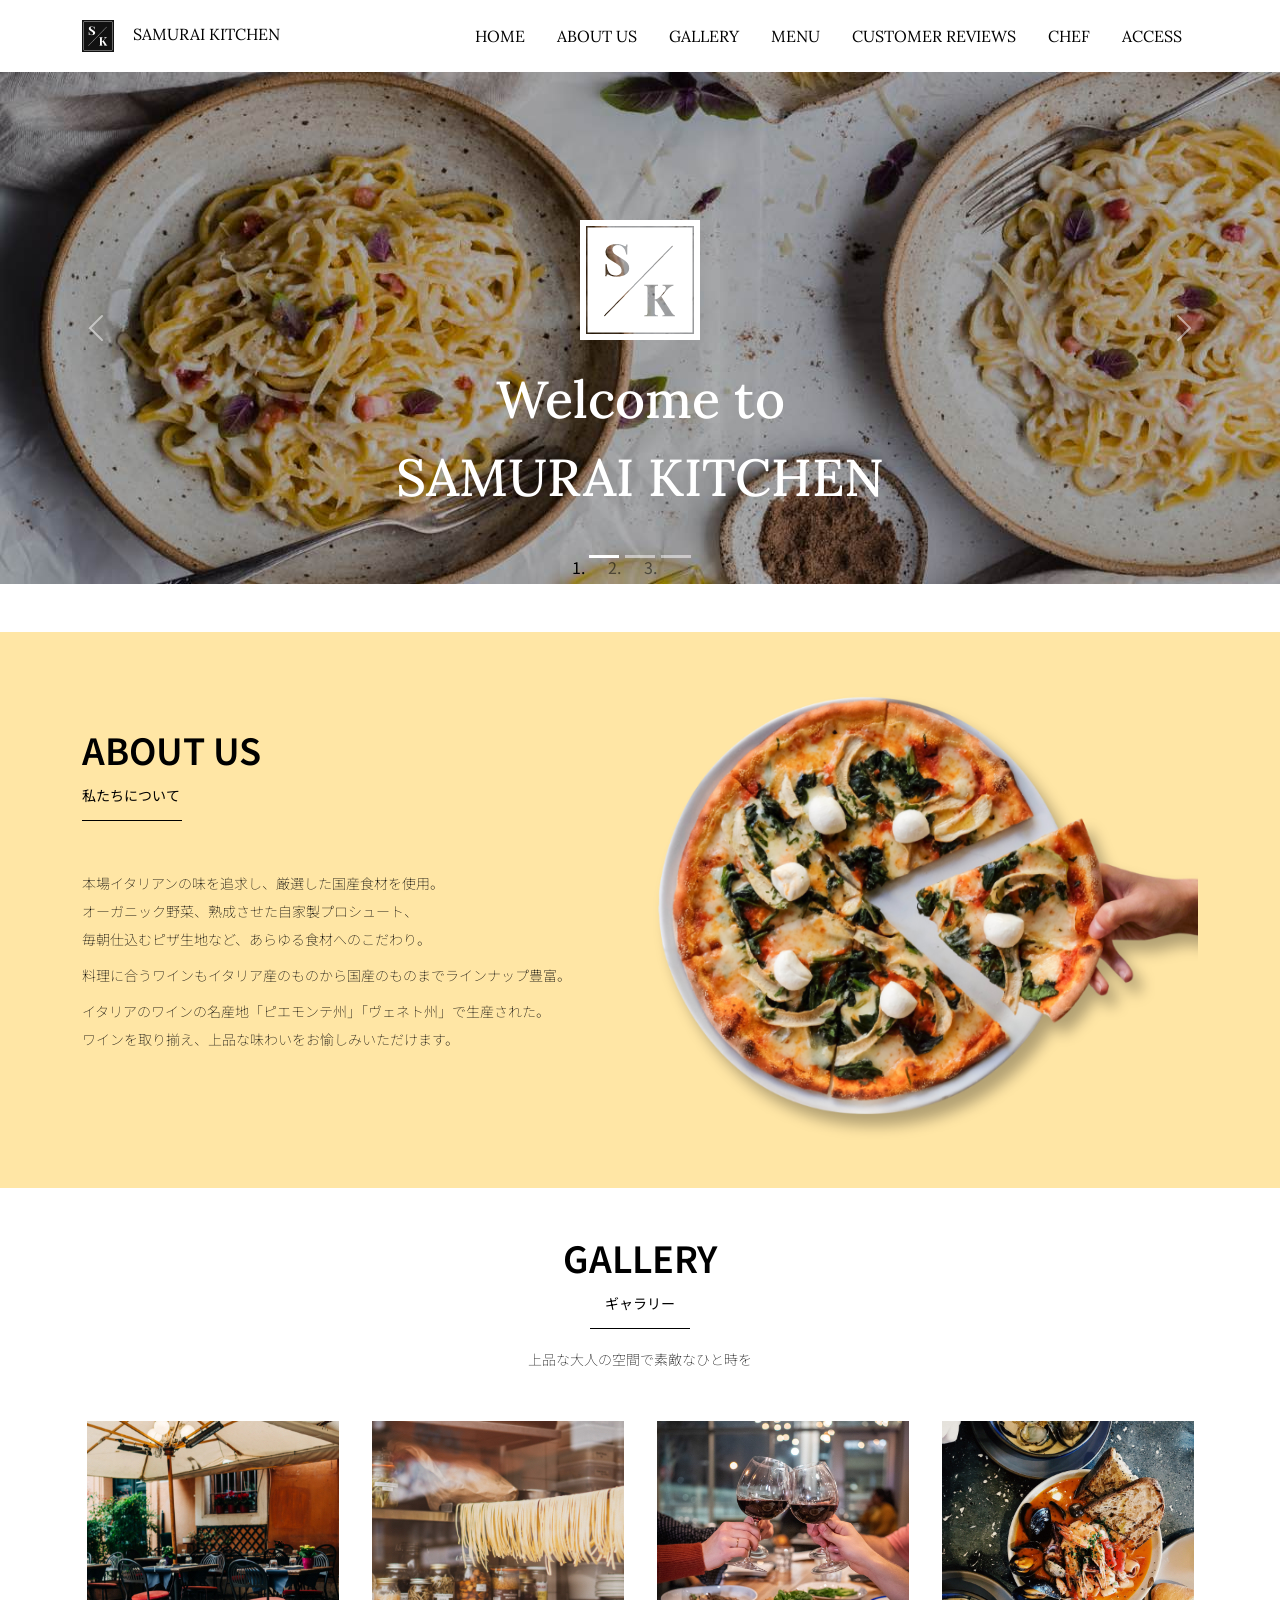
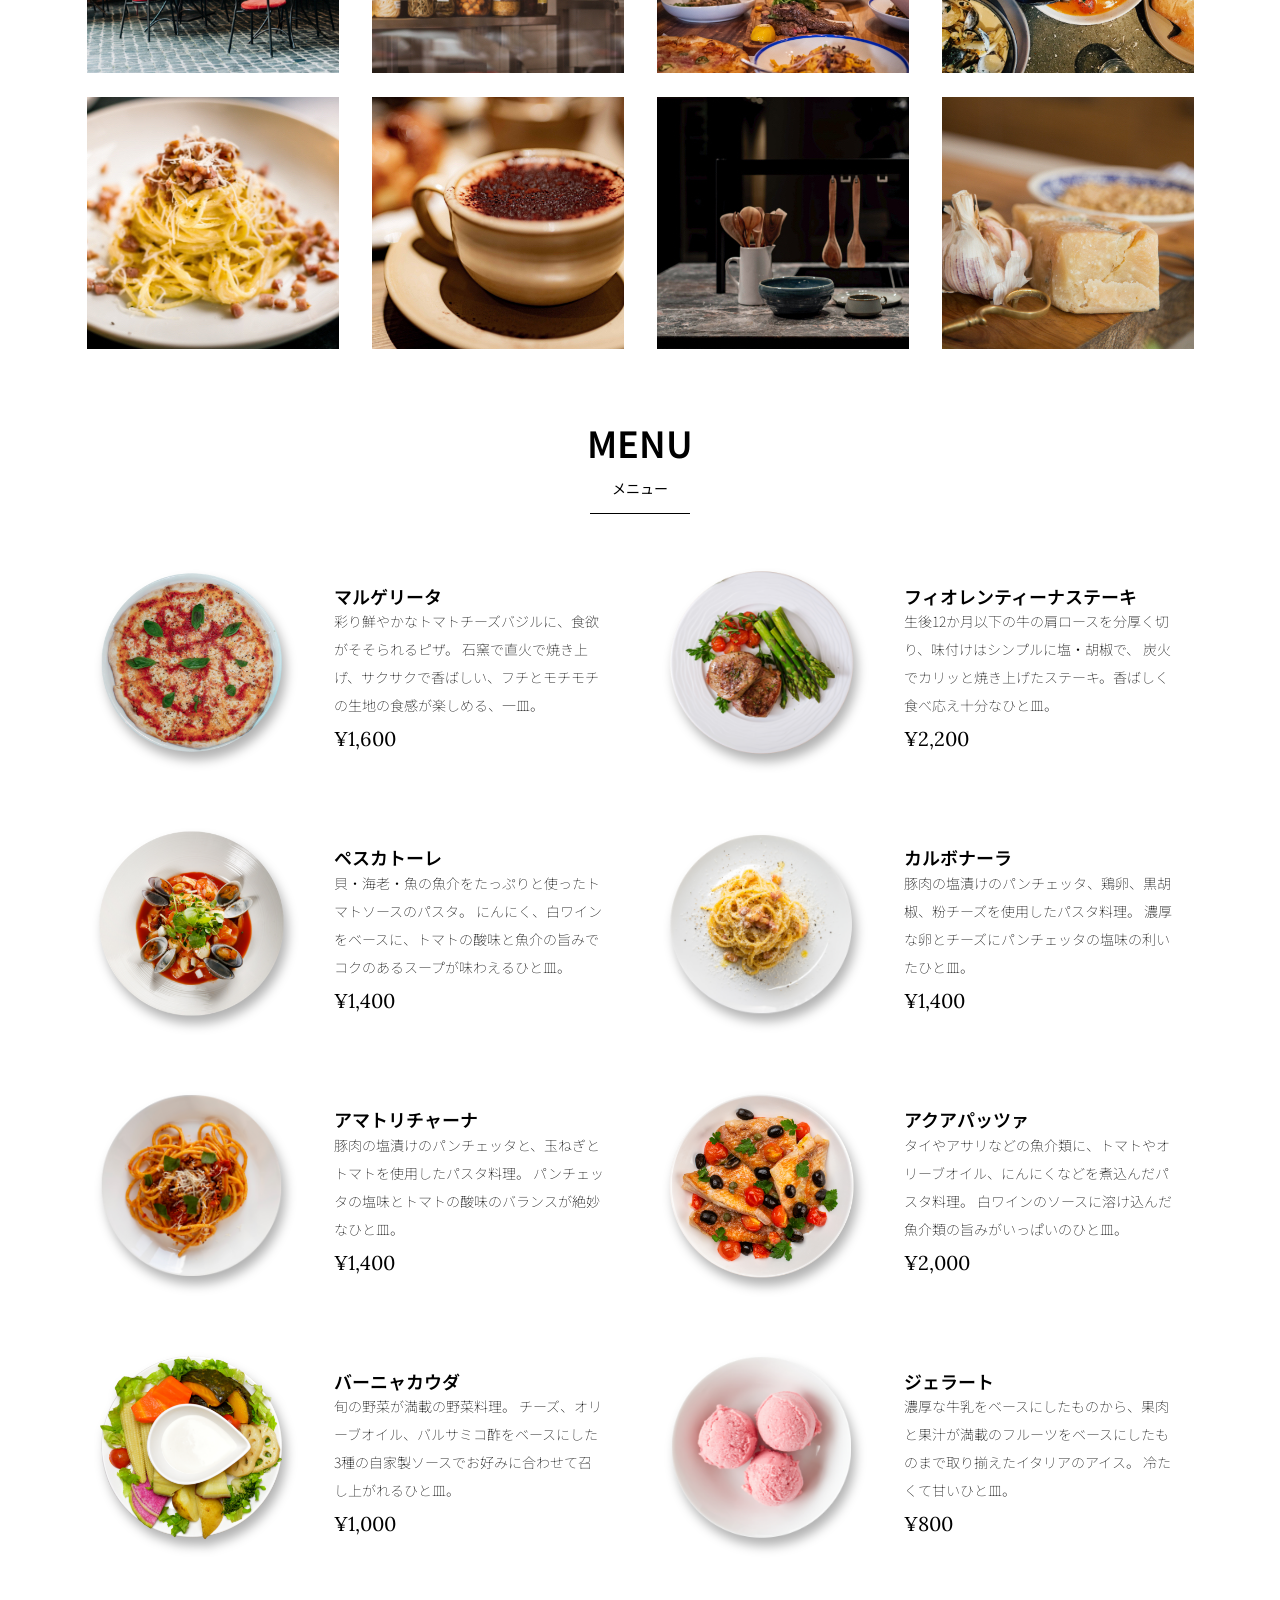
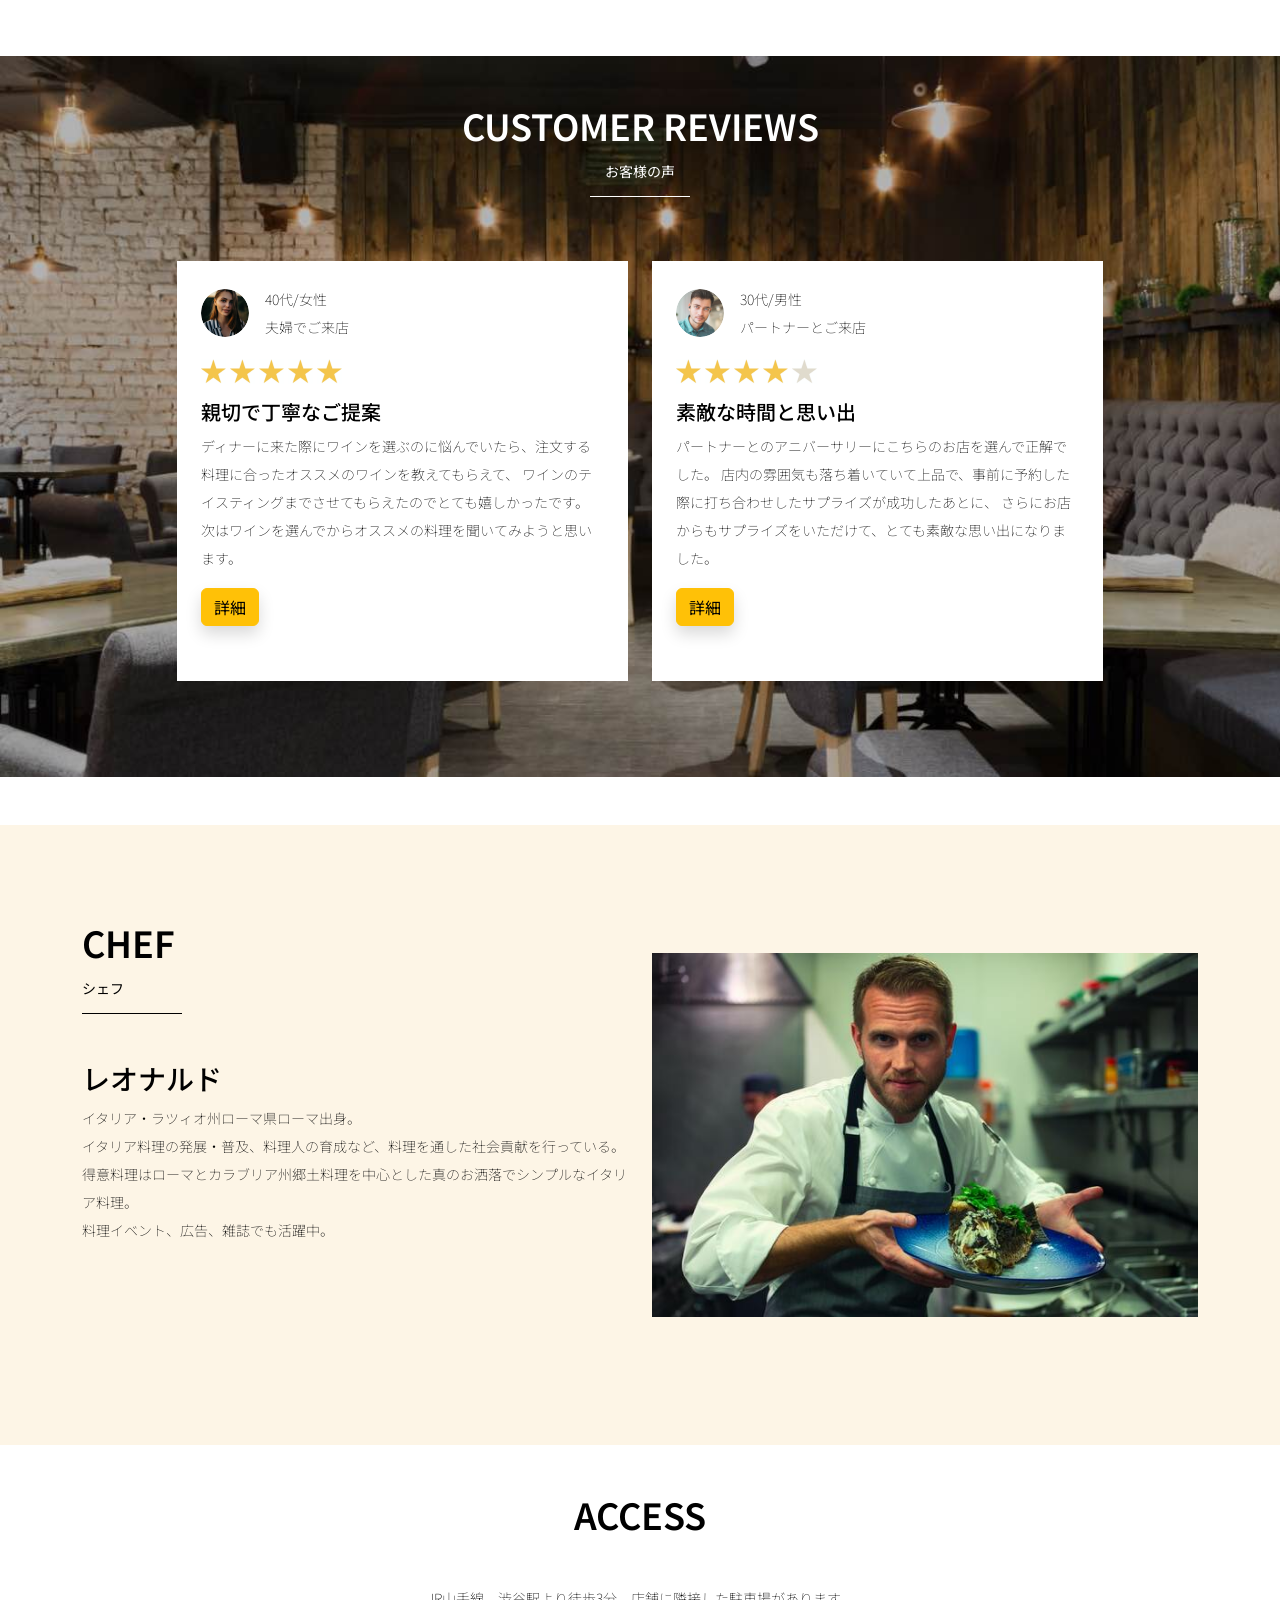
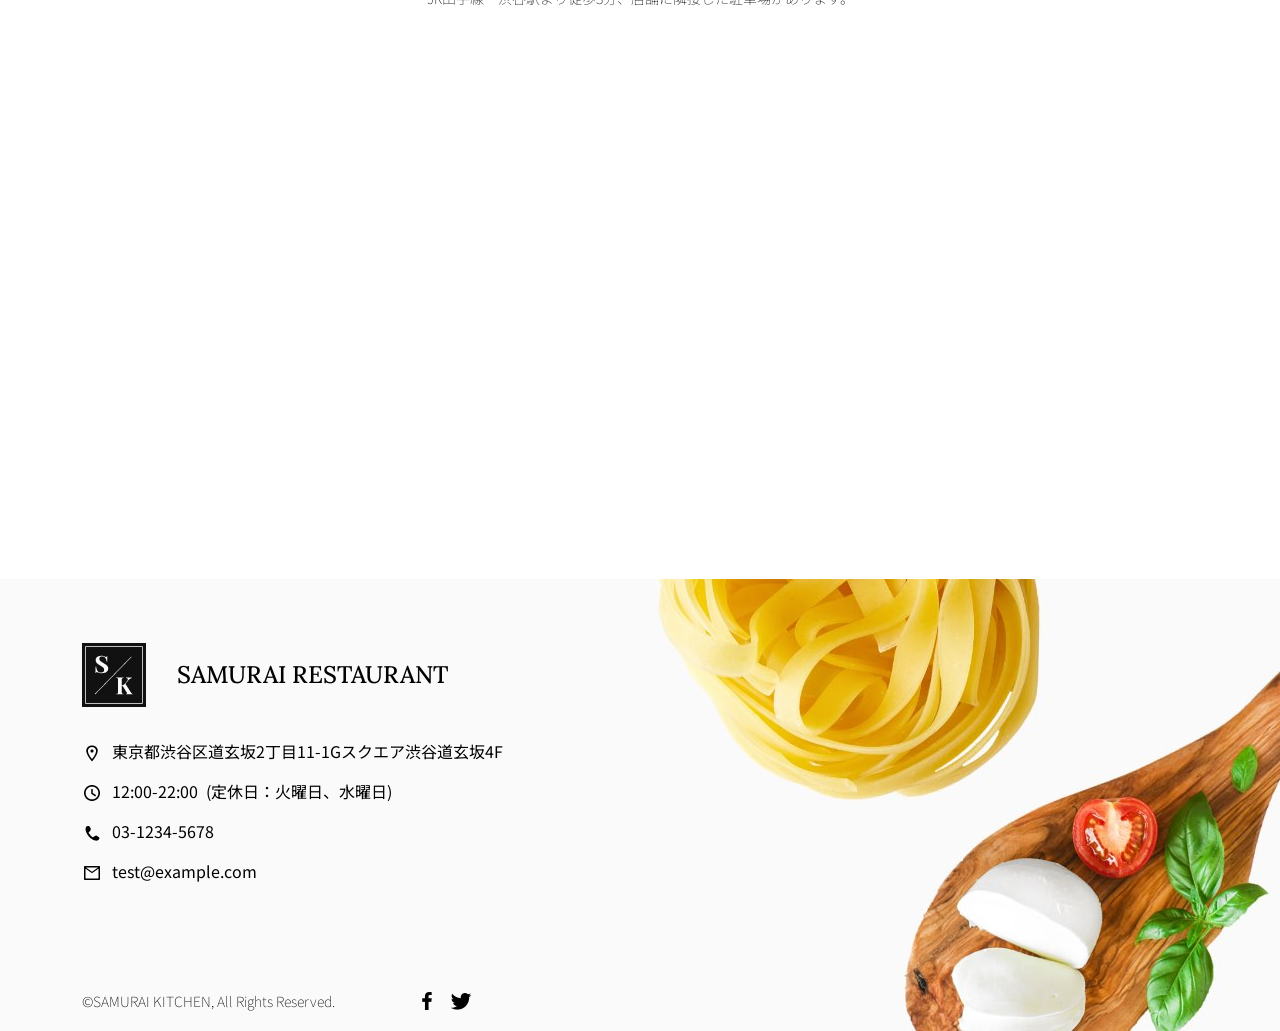
<file: kadai_015/index.html>
<!doctype html>
<html lang="ja">

<head>
  <meta charset="utf-8">
  <!--マルチデバイス対応-->
  <meta name="viewport" content="width=device-width, initial-scale=1">
  <meta name="description" content="">
  <meta name="author" content="SAMURAI ENGINEER">
  <title>SAMURAI XD_HTML教材</title>
  <!-- ************************************************ bootstrap.min.cssの読み込み -->
  <link href="https://cdn.jsdelivr.net/npm/bootstrap@5.0.0-beta1/dist/css/bootstrap.min.css" rel="stylesheet"
    integrity="sha384-giJF6kkoqNQ00vy+HMDP7azOuL0xtbfIcaT9wjKHr8RbDVddVHyTfAAsrekwKmP1" crossorigin="anonymous">
  <!-- ************************************************ bootstrap.bundle.min.jsの読み込み -->
  <script src="https://cdn.jsdelivr.net/npm/bootstrap@5.0.0-beta1/dist/js/bootstrap.bundle.min.js"
    integrity="sha384-ygbV9kiqUc6oa4msXn9868pTtWMgiQaeYH7/t7LECLbyPA2x65Kgf80OJFdroafW" crossorigin="anonymous" defer>
  </script>

  <!-- ************************************************ Google Font読み込み -->
  <link rel="preconnect" href="https://fonts.gstatic.com">
  <link href="https://fonts.googleapis.com/css2?family=Lora&display=swap" rel="stylesheet">
  <link href="https://fonts.googleapis.com/css2?family=Noto+Sans+JP:wght@300&display=swap" rel="stylesheet">
  <!-- ************************************************今回作成する styles.cssの読み込み -->
  <link href="stylesheet/style.css" rel="stylesheet">
  <!-- ************************************************  -->
</head>

<body>
  <main>
    <!-- ************************************************ ナビゲーションバー開始 -->
    <nav class="navbar navbar-expand-lg">
      <div class="container">
        <a class="navbar-brand my_navbar_brand">
          <img class="img-fluid navbar_brand_logo" src="img/site_logo.png" alt="サイトアイコン">
          <span>SAMURAI KITCHEN</span>
        </a>
        <div class="navbar-toggler hamburger_menu" data-bs-toggle="collapse" data-bs-target="#navbarNav"
          aria-controls="navbarNav" aria-expanded="false" aria-label="Toggle navigation">
          <input type="checkbox" id="hamburger_btn_check">
          <label for="hamburger_btn_check" class="hamburger_btn">
            <img class="btn_open" src="img/button_open.png" alt="ナビゲーションバーのボタン">
            <img class="btn_close" src="img/button_close.png" alt="ナビゲーションバーのボタン">
          </label>
        </div>
        <div class="collapse navbar-collapse justify-content-end" id="navbarNav">
          <ul class="navbar-nav">
            <li class="nav-item px-2">
              <a class="nav-link my_nav_link my-2" aria-current="page" href="#">HOME</a>
            </li>

            <li class="nav-item px-2">
              <a class="nav-link my_nav_link my-2" href="#about">ABOUT US</a>
            </li>

            <li class="nav-item px-2">
              <a class="nav-link my_nav_link my-2" href="#gallery">GALLERY</a>
            </li>    
          
            <li class="nav-item px-2">
              <a class="nav-link my_nav_link my-2" href="#menu">MENU</a>
            </li>
          
            <li class="nav-item px-2">
              <a class="nav-link my_nav_link my-2" href="#review">CUSTOMER REVIEWS</a>
            </li>

            <li class="nav-item px-2">
              <a class="nav-link my_nav_link my-2" href="#chef">CHEF</a>
            </li>

            <li class="nav-item px-2">
              <a class="nav-link my_nav_link my-2" href="#access">ACCESS</a>
            </li>

          </ul>
        </div>
      </div>
    </nav>
    <!-- ************************************************ ナビゲーションバー終了 -->

    <!-- ************************************************ カルーセル開始 -->
    <div id="myCarousel" class="carousel slide mb-5" data-bs-ride="carousel">

      <!--インジケーター部分-->
      <ol class="carousel-indicators">
        <li data-bs-target="#myCarousel" data-bs-slide-to="0" class="active"></li>
        <li data-bs-target="#myCarousel" data-bs-slide-to="1"></li>
        <li data-bs-target="#myCarousel" data-bs-slide-to="2"></li>
      </ol>

      <!--carousel-inner:カルーセルのキャプションと背景画像の部分。現在は1枚目だけ表示-->
      <div class="carousel-inner">
        <div class="carousel-item active">
          <img src="img/slider-1.jpg" alt="SAMURAI KITCHEN-1">
          <div class="carousel-caption">
            <!--独自クラスで位置とフォントを変更-->
            <h1 class="my_carousel_caption">
              Welcome to<br>
              SAMURAI KITCHEN
            </h1>
          </div>
        </div>

        <div class="carousel-item">
          <img src="img/slider-2.jpg" alt="サンプル画像">
          <div class="carousel-caption">
            <h1 class="my_carousel_caption">
              The fabulous combination of&nbsp;wine&nbsp;and&nbsp;food
            </h1>
          </div>
        </div>

        <div class="carousel-item">
          <img src="img/slider-3.jpg" alt="サンプル画像">
          <div class="carousel-caption">
            <h1 class="my_carousel_caption">
              Get the Italian taste<br>
              at the SAMURAI&nbsp;KITCHEN
            </h1>
          </div>
        </div>
      </div>

      <!--コントロールボタン左側-->
      <a class="carousel-control-prev" href="#myCarousel" role="button" data-bs-slide="prev">
        <span class="carousel-control-prev-icon" aria-hidden="true"></span>
        <span class="visually-hidden">Previous</span>
      </a>

      <!--コントロールボタン右側-->
      <a class="carousel-control-next" href="#myCarousel" role="button" data-bs-slide="next">
        <span class="carousel-control-next-icon" aria-hidden="true"></span>
        <span class="visually-hidden">Next</span>
      </a>
    </div>
    <!-- ************************************************ カルーセル終了 -->

    <!-- ************************************************ アバウトセクション開始 -->
    <section class="about_us_bg" id="about">
      <!--コンテンツの中央揃え。上下方向にパディング(サイズ5)　下方向にマージン(サイズ5)-->
      <div class="container py-5 mb-5">
        <div class="row">

          <!--左側カラム(6/12)-->
          <div class="col-lg-6 text-left">
            <!--上下方向にパディング(サイズ5)-->
            <div class="py-5">

              <!--下方向にマージン(サイズ5)-->
              <h2 class="section_title about mb-5">
                ABOUT US
              </h2>

              <!--下方向にマージン(サイズ2)-->
              <p class="mb-2">
                本場イタリアンの味を追求し、厳選した国産食材を使用。<br>
                オーガニック野菜、熟成させた自家製プロシュート、<br>
                毎朝仕込むピザ生地など、あらゆる食材へのこだわり。<br>
              </p>

              <!--下方向にマージン(サイズ2)-->
              <p class="mb-2">
                料理に合うワインもイタリア産のものから国産のものまでラインナップ豊富。<br>
              </p>

              <!--下方向にマージン(サイズ2)-->
              <p class="mb-2">
                イタリアのワインの名産地「ピエモンテ州」「ヴェネト州」で生産された。<br>
                ワインを取り揃え、上品な味わいをお愉しみいただけます。<br>
              </p>
            </div>
          </div>

          <!--右側カラム(6/12)-->
          <div class="col-lg-6">
            <img src="img/img-about-us.png" class="img-fluid" alt="pizza">
          </div>
        </div>
      </div>
    </section>
    <!-- ************************************************ アバウトセクション終了 -->

    <!-- ************************************************ ギャラリーセクション開始 -->
    <section id="gallery">
      <div class="container mb-5">
        <h2 class="mb-3 section_title gallery text-center">GALLERY</h2>
        <p class="text-center mb-5">
          上品な大人の空間で素敵なひと時を
        </p>

        <div class="row">
          <div class="col-6 col-lg-3 mb-4 d-flex justify-content-center">
            <img class="img-fluid" src="img/gallery-1.jpg" alt="サンプル画像">
          </div>
          <div class="col-6 col-lg-3 mb-4 d-flex justify-content-center">
            <img class="img-fluid" src="img/gallery-2.jpg" alt="サンプル画像">
          </div>
          <div class="col-6 col-lg-3 mb-4 d-flex justify-content-center">
            <img class="img-fluid" src="img/gallery-3.jpg" alt="サンプル画像">
          </div>
          <div class="col-6 col-lg-3 mb-4 d-flex justify-content-center">
            <img class="img-fluid" src="img/gallery-4.jpg" alt="サンプル画像">
          </div>
          <div class="col-6 col-lg-3 mb-4 d-flex justify-content-center">
            <img class="img-fluid" src="img/gallery-5.jpg" alt="サンプル画像">
          </div>
          <div class="col-6 col-lg-3 mb-4 d-flex justify-content-center">
            <img class="img-fluid" src="img/gallery-6.jpg" alt="サンプル画像">
          </div>
          <div class="col-6 col-lg-3 mb-4 d-flex justify-content-center">
            <img class="img-fluid" src="img/gallery-7.jpg" alt="サンプル画像">
          </div>
          <div class="col-6 col-lg-3 mb-4 d-flex justify-content-center">
            <img class="img-fluid" src="img/gallery-8.jpg" alt="サンプル画像">
          </div>
        </div>
      </div>

    </section>
    <!-- ************************************************ ギャラリーセクション終了 -->

    <!-- ************************************************ メニューセクション -->
    <section id="menu">
      <!--タイトル文字部分のコンテナ-->
      <div class="container">
        <div class="row">
          <div class="col-lg-12">
            <!--タイトル文字-->
            <h2 class="section_title menu text-center mb-5">MENU</h2>
          </div>
        </div>
      </div>

      <!--メニュー部分のコンテナ-->
      <div class="container mb-5">
        <div class="row">

          <!--1段目-->
          <!--左側メニュー-->
          <div class="col-12 col-lg-6">

            <!--子要素を5:7で分割-->
            <div class="row g-0 mb-4">
              <div class="col-12 col-lg-5 text-center">

                <!--左側メニュー画像部分-->
                <img src="img/margherita.png" class="img-fluid" alt="マルゲリータ">
              </div>
              <!--右側テキスト部分-->
              <div class="col-12 col-lg-7 p-4">
                <h4 class="mb-0 menu_title">マルゲリータ</h4>
                <p class="my-auto">
                  彩り鮮やかなトマトチーズバジルに、食欲がそそられるピザ。
                  石窯で直火で焼き上げ、サクサクで香ばしい、フチとモチモチの生地の食感が楽しめる、一皿。
                </p>
                <p class="menu_price">¥1,600</p>
              </div>
            </div>
          </div>

          <div class="col-12 col-lg-6">
            <div class="row g-0 mb-4">
              <div class="col-12 col-lg-5 text-center">
                <img src="img/steak.png" class="img-fluid" alt="フィオレンティーナステーキ">
              </div>
              <div class="col-12 col-lg-7 p-4">
                <h4 class="mb-0 menu_title">フィオレンティーナステーキ</h4>
                <p class="my-auto">
                  生後12か月以下の牛の肩ロースを分厚く切り、味付けはシンプルに塩・胡椒で、
                  炭火でカリッと焼き上げたステーキ。香ばしく食べ応え十分なひと皿。
                </p>
                <p class="menu_price">¥2,200</p>
              </div>
            </div>
          </div>

          <!--2段目-->
          <!--左側メニュー-->
          <div class="col-12 col-lg-6">

            <!--子要素を5:7で分割-->
            <div class="row g-0 mb-4">
              <div class="col-12 col-lg-5 text-center">

                <!--左側メニュー画像部分-->
                <img src="img/pescatore.png" class="img-fluid" alt="ペスカトーレ">
              </div>
              <!--右側テキスト部分-->
              <div class="col-12 col-lg-7 p-4">
                <h4 class="mb-0 menu_title">ペスカトーレ</h4>
                <p class="my-auto">
                  貝・海老・魚の魚介をたっぷりと使ったトマトソースのパスタ。
                  にんにく、白ワインをベースに、トマトの酸味と魚介の旨みでコクのあるスープが味わえるひと皿。
                </p>
                <p class="menu_price">¥1,400</p>
              </div>
            </div>
          </div>

          <div class="col-12 col-lg-6">
            <div class="row g-0 mb-4">
              <div class="col-12 col-lg-5 text-center">
                <img src="img/carbonara.png" class="img-fluid" alt="カルボナーラ">
              </div>
              <div class="col-12 col-lg-7 p-4">
                <h4 class="mb-0 menu_title">カルボナーラ</h4>
                <p class="my-auto">
                  豚肉の塩漬けのパンチェッタ、鶏卵、黒胡椒、粉チーズを使用したパスタ料理。
                  濃厚な卵とチーズにパンチェッタの塩味の利いたひと皿。
                </p>
                <p class="menu_price">¥1,400</p>
              </div>
            </div>
          </div>

          <!--3段目-->
          <!--左側メニュー-->
          <div class="col-12 col-lg-6">

            <!--子要素を5:7で分割-->
            <div class="row g-0 mb-4">
              <div class="col-12 col-lg-5 text-center">

                <!--左側メニュー画像部分-->
                <img src="img/amatriciana.png" class="img-fluid" alt="アマトリチャーナ">
              </div>
              <!--右側テキスト部分-->
              <div class="col-12 col-lg-7 p-4">
                <h4 class="mb-0 menu_title">アマトリチャーナ</h4>
                <p class="my-auto">
                  豚肉の塩漬けのパンチェッタと、玉ねぎとトマトを使用したパスタ料理。
                  パンチェッタの塩味とトマトの酸味のバランスが絶妙なひと皿。
                </p>
                <p class="menu_price">¥1,400</p>
              </div>
            </div>
          </div>

          <div class="col-12 col-lg-6">
            <div class="row g-0 mb-4">
              <div class="col-12 col-lg-5 text-center">
                <img src="img/acqua-pazza.png" class="img-fluid" alt="アクアパッツァ">
              </div>
              <div class="col-12 col-lg-7 p-4">
                <h4 class="mb-0 menu_title">アクアパッツァ</h4>
                <p class="my-auto">
                  タイやアサリなどの魚介類に、トマトやオリーブオイル、にんにくなどを煮込んだパスタ料理。
                  白ワインのソースに溶け込んだ魚介類の旨みがいっぱいのひと皿。
                </p>
                <p class="menu_price">¥2,000</p>
              </div>
            </div>
          </div>

          <!--4段目-->
          <!--左側メニュー-->
          <div class="col-12 col-lg-6">

            <!--子要素を5:7で分割-->
            <div class="row g-0 mb-4">
              <div class="col-12 col-lg-5 text-center">

                <!--左側メニュー画像部分-->
                <img src="img/bagna-cauda.png" class="img-fluid" alt="バーニャカウダ">
              </div>
              <!--右側テキスト部分-->
              <div class="col-12 col-lg-7 p-4">
                <h4 class="mb-0 menu_title">バーニャカウダ</h4>
                <p class="my-auto">
                  旬の野菜が満載の野菜料理。
                  チーズ、オリーブオイル、バルサミコ酢をベースにした3種の自家製ソースでお好みに合わせて召し上がれるひと皿。
                </p>
                <p class="menu_price">¥1,000</p>
              </div>
            </div>
          </div>

          <div class="col-12 col-lg-6">
            <div class="row g-0 mb-4">
              <div class="col-12 col-lg-5 text-center">
                <img src="img/gelato.png" class="img-fluid" alt="ジェラート">
              </div>
              <div class="col-12 col-lg-7 p-4">
                <h4 class="mb-0 menu_title">ジェラート</h4>
                <p class="my-auto">
                  濃厚な牛乳をベースにしたものから、果肉と果汁が満載のフルーツをベースにしたものまで取り揃えたイタリアのアイス。
                  冷たくて甘いひと皿。
                </p>
                <p class="menu_price">¥800</p>
              </div>
            </div>
          </div>
        </div>
      </div>

    </section>
    <!-- ************************************************ メニューセクション終了 -->

    <!-- ************************************************ レビューセクション開始 -->
    <section id="review">
      <div class="review_wrapper">
        <div class="container py-5 mb-5">
          <!--中央揃えでタイトルを表示-->
          <div class="text-center mb-5">
            <h2 class="section_title review text-center text-white">CUSTOMER REVIEWS</h2>
          </div>

          <!--row部分　左右のカラムを中央揃え-->
          <div class="row pb-5 justify-content-center">
            <div class="col-12 col-lg-5 mt-3">
              <!--背景を白色に設定-->
              <div class="bg-white h_420">
                <!--内側にパディング4-->
                <div class="p-4">

                  <!--顔写真と年齢などのテキストはd-flexで横並びにする　中央揃え-->
                  <div class="d-flex align-items-center">
                    <!--お客様の画像を配置-->
                    <img src="img/customer-woman.png" class="reviewer_img" alt="サンプル画像">
                    <div>
                      <!--お客様情報のテキスト-->
                      <p class="my-0">40代/女性</p>
                      <p class="my-0">夫婦でご来店</p>
                    </div>
                  </div>

                  <div class="my-3">
                    <!--星の画像を表示-->
                    <img src="img/star-point.png" class="star_img" alt="star">
                    <img src="img/star-point.png" class="star_img" alt="star">
                    <img src="img/star-point.png" class="star_img" alt="star">
                    <img src="img/star-point.png" class="star_img" alt="star">
                    <img src="img/star-point.png" class="star_img" alt="star">
                  </div>

                  <!--レビュータイトル-->
                  <h5>親切で丁寧なご提案</h5>
                  <!--レビュー内容-->
                  <p>
                    ディナーに来た際にワインを選ぶのに悩んでいたら、注文する料理に合ったオススメのワインを教えてもらえて、
                    ワインのテイスティングまでさせてもらえたのでとても嬉しかったです。
                    次はワインを選んでからオススメの料理を聞いてみようと思います。
                  </p>

                  <!--黄色のボタンを配置-->
                  <button type="button" class="btn btn-warning shadow fix_bottom">詳細</button>
                </div>
              </div>
            </div>

            <div class="col-12 col-lg-5 mt-3">
              <div class="bg-white h_420">
                <div class="p-4">
                  <div class="d-flex align-items-center">
                    <img src="img/customer-man.png" class="reviewer_img" alt="サンプル画像">
                    <div>
                      <p class="my-0">30代/男性</p>
                      <p class="my-0">パートナーとご来店</p>
                    </div>
                  </div>
                  <div class="my-3">
                    <img src="img/star-point.png" class="star_img" alt="star">
                    <img src="img/star-point.png" class="star_img" alt="star">
                    <img src="img/star-point.png" class="star_img" alt="star">
                    <img src="img/star-point.png" class="star_img" alt="star">
                    <img src="img/star-no-point.png" class="star_img" alt="no-star">
                  </div>
                  <h5>素敵な時間と思い出</h5>
                  <p>
                    パートナーとのアニバーサリーにこちらのお店を選んで正解でした。
                    店内の雰囲気も落ち着いていて上品で、事前に予約した際に打ち合わせしたサプライズが成功したあとに、
                    さらにお店からもサプライズをいただけて、とても素敵な思い出になりました。
                  </p>
                  <button type="button" class="btn btn-warning shadow fix_bottom">詳細</button>
                </div>
              </div>
            </div>
          </div>
        </div>
      </div>

    </section>
    <!-- ************************************************ レビューセクション終了 -->

    <!-- ************************************************ シェフセクション開始 -->
    <section class="chef_bg" id="chef">
      <div class="container py-5 mb-5">
        <div class="row">
          <div class="col-lg-6 text-left">
            <div class="py-5">
              <h2 class="section_title chef mb-5">CHEF</h2>
              <h3>レオナルド</h3>
              <p class="mb-2">
                イタリア・ラツィオ州ローマ県ローマ出身。<br>
                イタリア料理の発展・普及、料理人の育成など、料理を通した社会貢献を行っている。<br>
                得意料理はローマとカラブリア州郷土料理を中心とした真のお洒落でシンプルなイタリア料理。<br>
                料理イベント、広告、雑誌でも活躍中。
              </p>
            </div>
          </div>

          <div class="col-lg-6">
            <img src="img/chef.jpg" class="img-fluid chef_img" alt="chef">
          </div>
        </div>
      </div>
    </section>
    <!-- ************************************************ シェフセクション終了 -->

    <!-- ************************************************ アクセスセクション開始 -->
    <section id="access">
      <div class="container">
        <div class="row">
          <div class="col-lg-12 text-center mb-5">
            <h2 class="section_title text-center access mb-5">ACCESS</h2>
            <p>JR山手線　渋谷駅より徒歩3分、店舗に隣接した駐車場があります。</p>
          </div>
        </div>
      </div>

      <div class="container mb-5 px-2">
        <!--この部分にマップを配置-->
        <iframe
          src="https://www.google.com/maps/embed?pb=!1m18!1m12!1m3!1d12967.114087343349!2d139.687349334065!3d35.657827993593834!2m3!1f0!2f0!3f0!3m2!1i1024!2i768!4f1.1!3m3!1m2!1s0x6018f5209bb80c49%3A0x7abbc1a9d7d575eb!2z5qCq5byP5Lya56S-5L6N!5e0!3m2!1sja!2sjp!4v1623882550231!5m2!1sja!2sjp"
          class="w-100" style="height: 50vh;" loading="lazy"></iframe>
      </div>

    </section>
    <!-- ************************************************ アクセスセクション終了 -->


    <!-- ************************************************ フッター開始 -->
    <footer id="footer">
      <div class="container">
        <div class="row">
          <div class="col-12 col-lg-6 position-relative">
            <div class="row pt-5">
              <div class="col-lg-2 text-center my-3">
                <!--サイトロゴ-->
                <img class="img-fluid footer_brand_logo" src="img/site_logo.png" alt="サンプル画像">
              </div> 

              <div class="col-lg-10 align-self-center my-3">
                <!--タイトル文字-->
                <h2 class="m-0 footer_text">SAMURAI RESTAURANT</h2>
              </div>
            </div>

            <!--営業時間などのテキストを追加-->
            <div class="restaurant_info py-3">
              <div class="d-flex mb-3">
                <img src="img/icon-Marker.png" alt="marker">
                <p class="p-0 m-0">東京都渋谷区道玄坂2丁目11-1Gスクエア渋谷道玄坂4F</p>
              </div>
              <div class="d-flex mb-3">
                <img src="img/icon-Clock.png" alt="clock">
                <p class="p-0 m-0">12:00-22:00&nbsp;&nbsp;(定休日：火曜日、水曜日)</p>
              </div>
              <div class="d-flex mb-3">
                <img src="img/icon-Phone.png" alt="phone">
                <p class="p-0 m-0">03-1234-5678</p>
              </div>
              <div class="d-flex mb-3">
                <img src="img/icon-Mail.png" alt="mail">
                <p class="p-0 m-0">test@example.com</p>
              </div>
            </div>

            <!--コピーライトを追加-->
            <div class="copy_right align-items-center">
              <p>
                ©SAMURAI KITCHEN, All Rights Reserved.
              </p>

              <!--SNSアイコンを表示-->
              <img src="img/icon-facebook.png" class="sns_img" alt="facebook">
              <img src="img/icon-twitter.png" class="sns_img" alt="twitter">
            </div>
          </div>

          <div class="col-12 col-lg-6 d-none d-lg-block">
            <!--背景画像を表示-->
            <img src="img/background-footer.jpg" alt="背景画像">
          </div>
        </div>
      </div>

    </footer>
    <!-- ************************************************ フッター終了 -->
  </main>
</body>

</html>
</file>
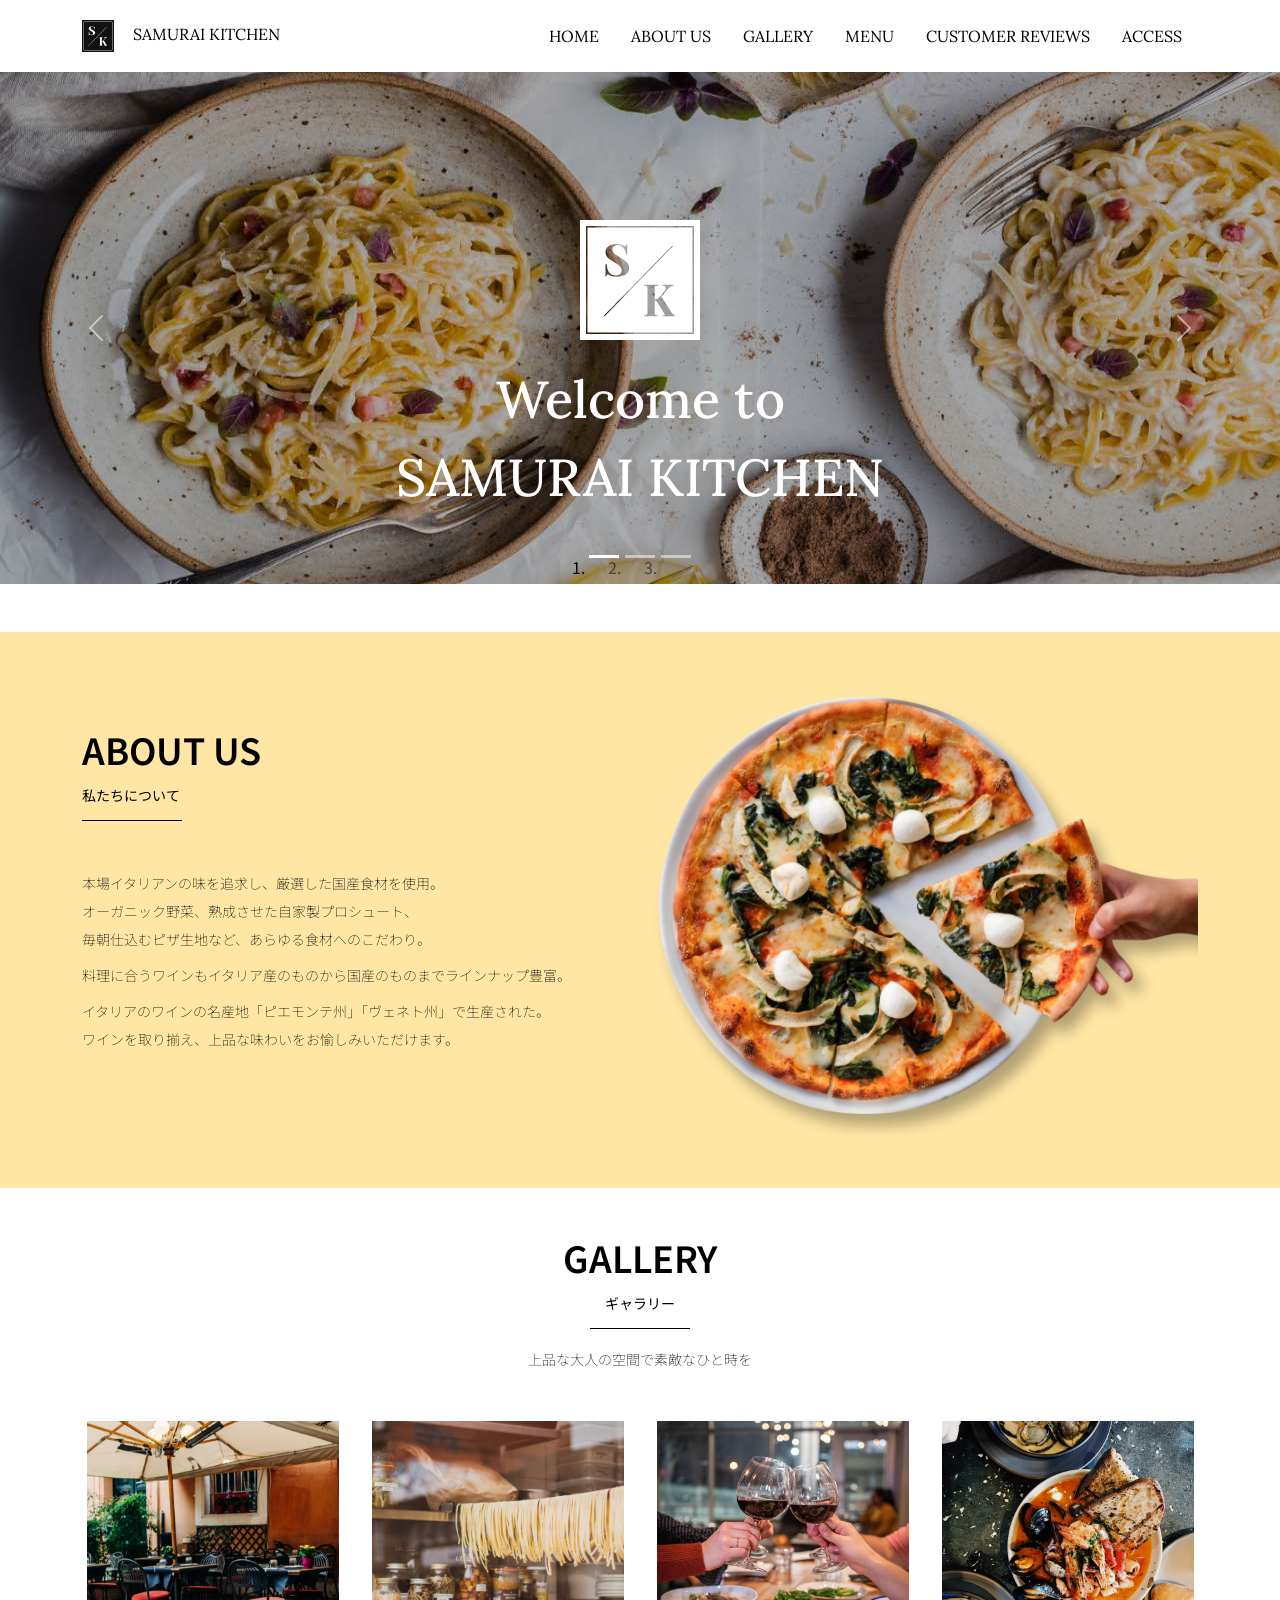
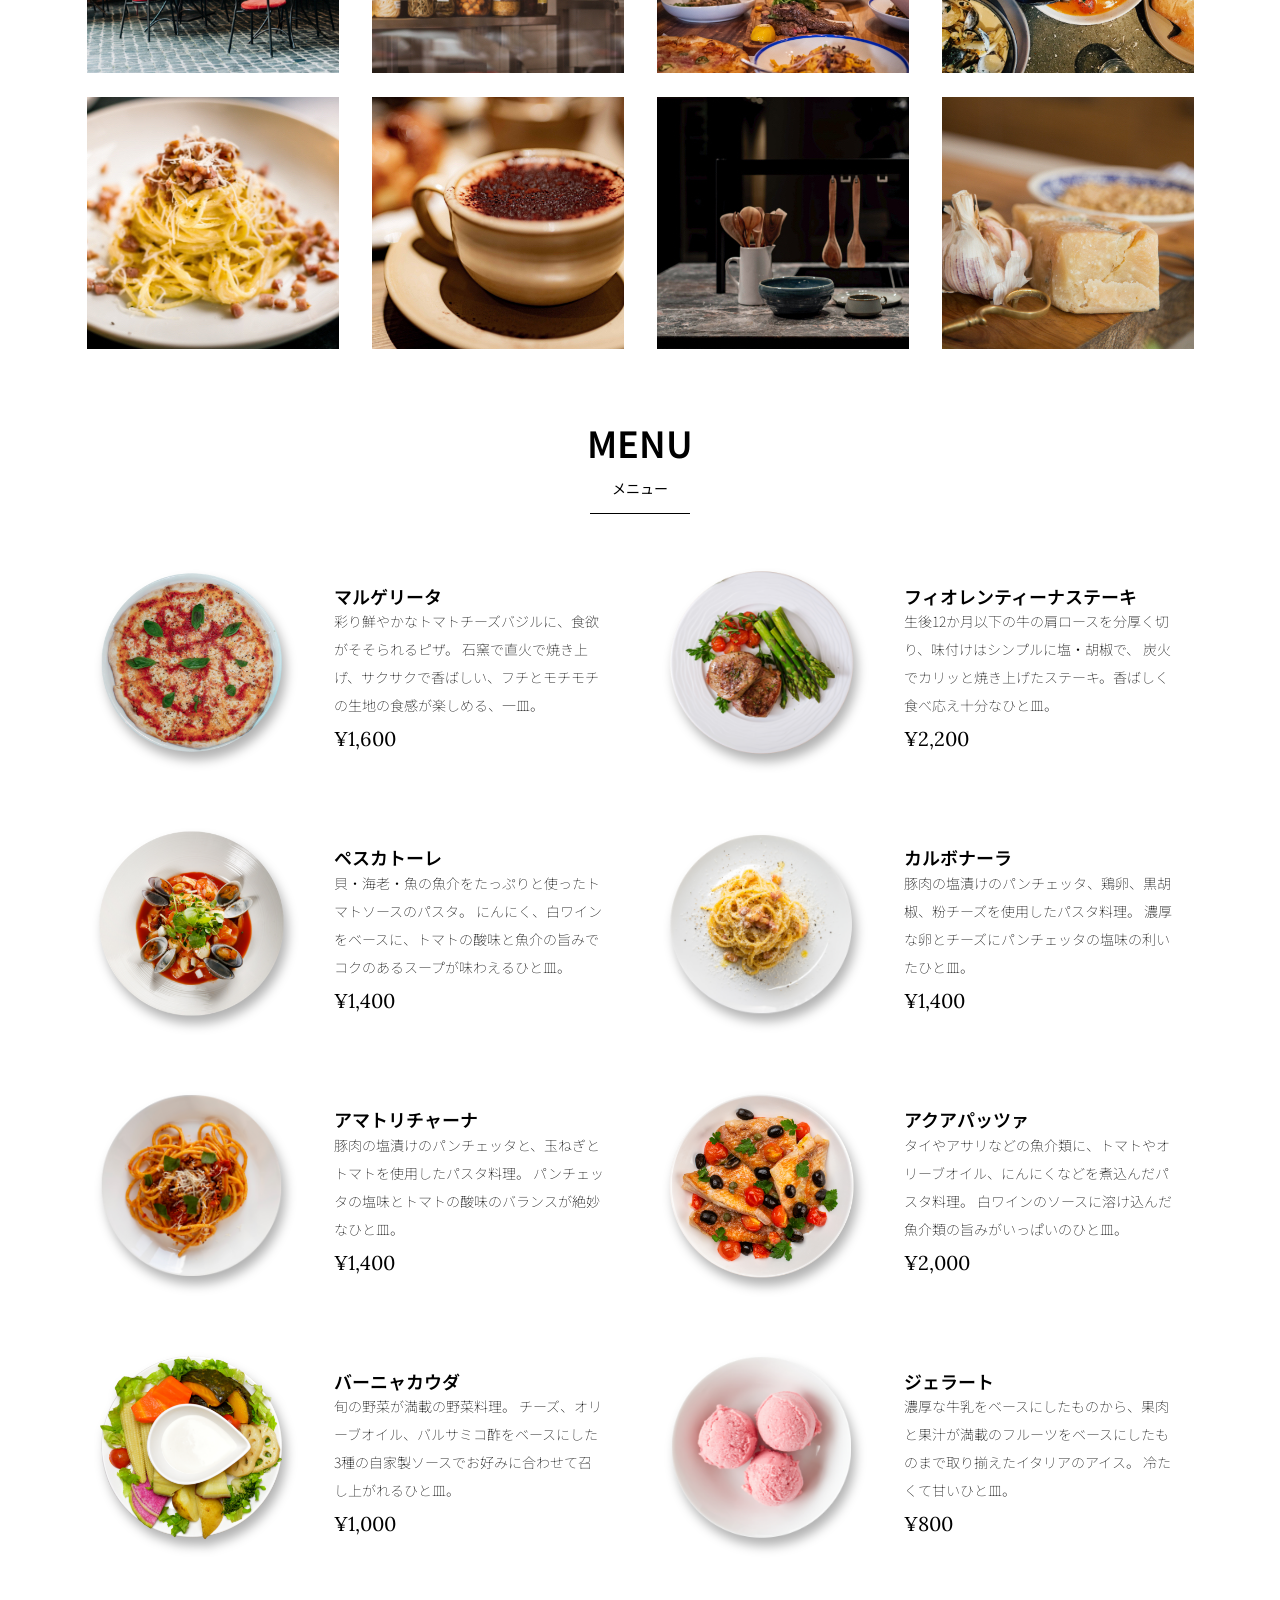
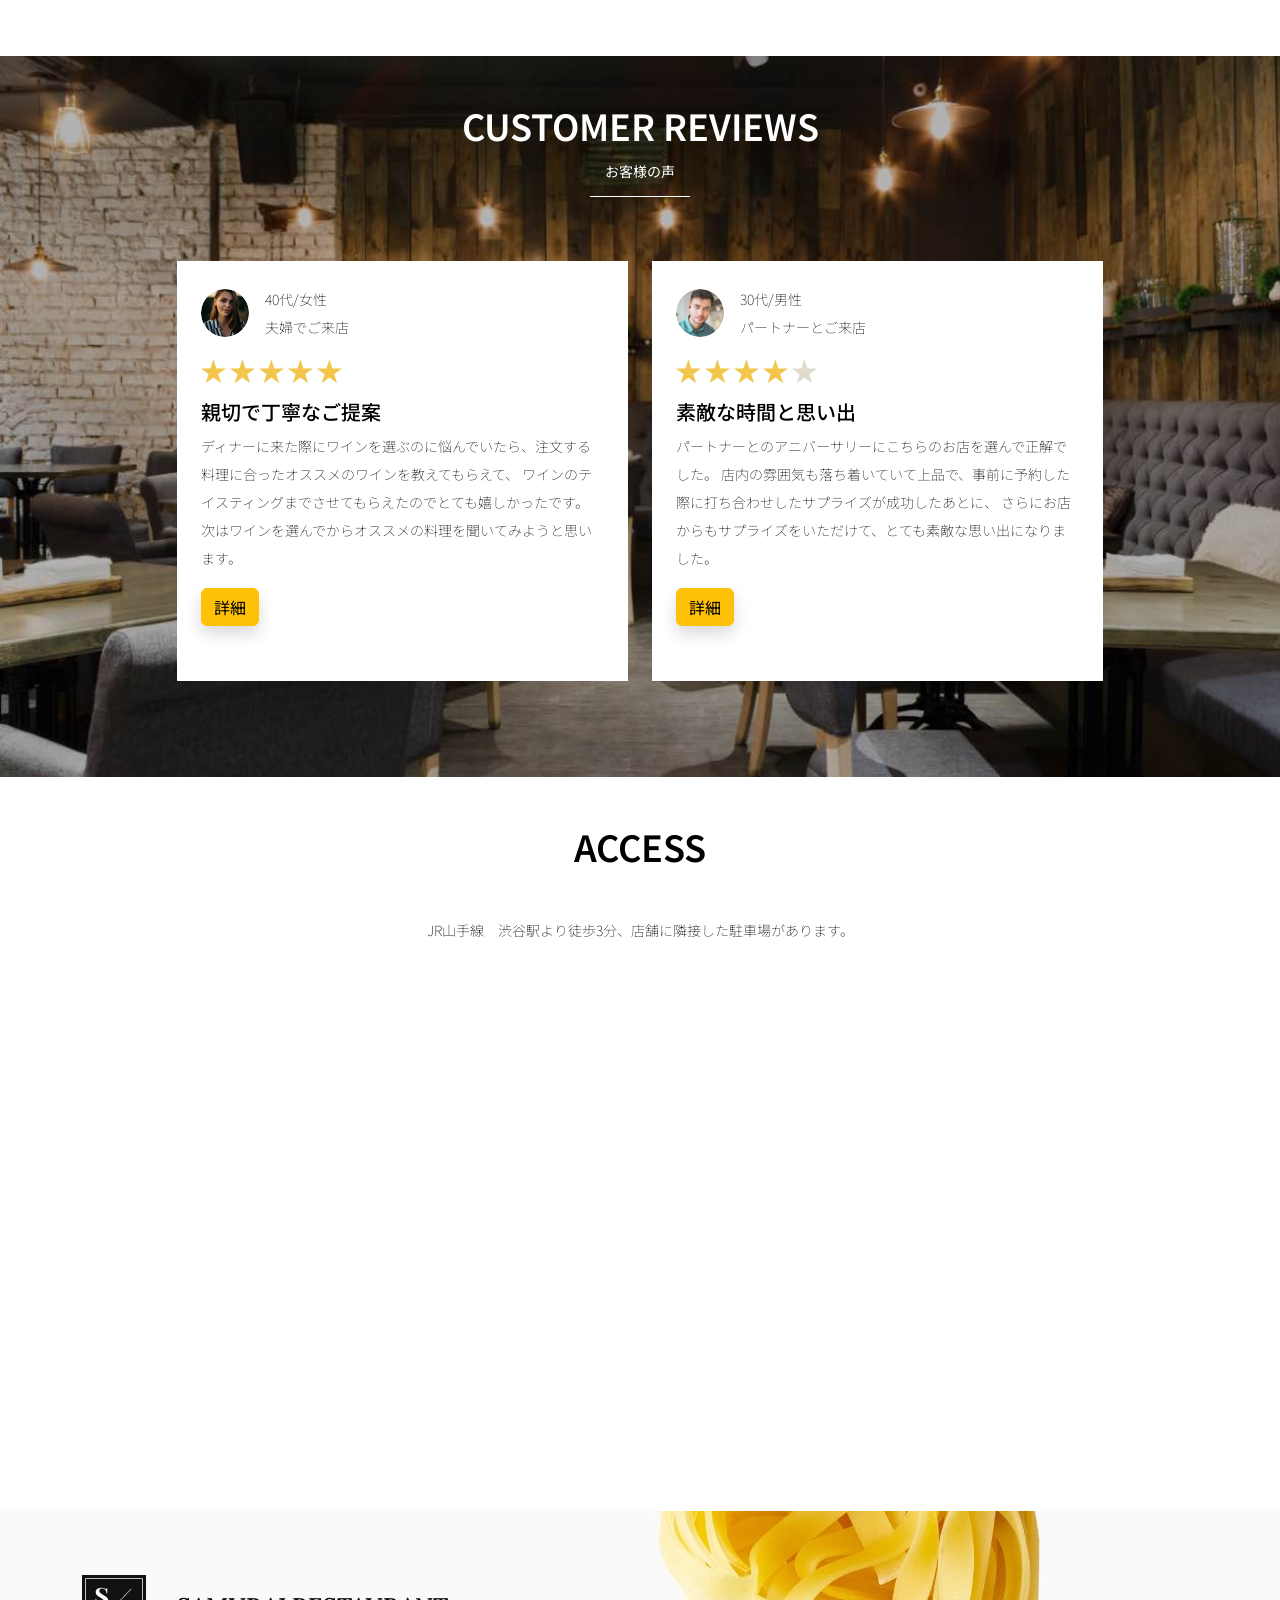
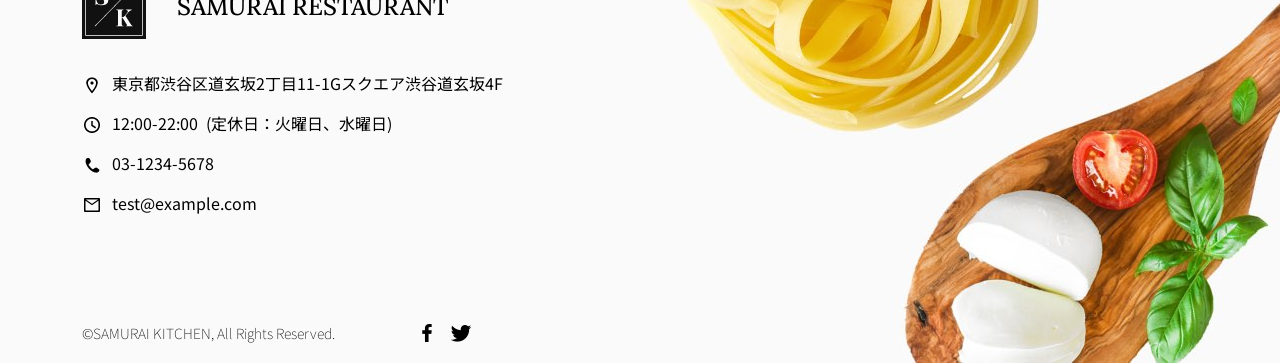
<file: kadai_tutorial_output/index.html>
<!doctype html>
<html lang="ja">

<head>
  <meta charset="utf-8">
  <!--マルチデバイス対応-->
  <meta name="viewport" content="width=device-width, initial-scale=1">
  <meta name="description" content="">
  <meta name="author" content="SAMURAI ENGINEER">
  <title>SAMURAI XD_HTML教材</title>
  <!-- ************************************************ bootstrap.min.cssの読み込み -->
  <link href="https://cdn.jsdelivr.net/npm/bootstrap@5.0.0-beta1/dist/css/bootstrap.min.css" rel="stylesheet"
    integrity="sha384-giJF6kkoqNQ00vy+HMDP7azOuL0xtbfIcaT9wjKHr8RbDVddVHyTfAAsrekwKmP1" crossorigin="anonymous">
  <!-- ************************************************ bootstrap.bundle.min.jsの読み込み -->
  <script src="https://cdn.jsdelivr.net/npm/bootstrap@5.0.0-beta1/dist/js/bootstrap.bundle.min.js"
    integrity="sha384-ygbV9kiqUc6oa4msXn9868pTtWMgiQaeYH7/t7LECLbyPA2x65Kgf80OJFdroafW" crossorigin="anonymous" defer>
  </script>

  <!-- ************************************************ Google Font読み込み -->
  <link rel="preconnect" href="https://fonts.gstatic.com">
  <link href="https://fonts.googleapis.com/css2?family=Lora&display=swap" rel="stylesheet">
  <link href="https://fonts.googleapis.com/css2?family=Noto+Sans+JP:wght@300&display=swap" rel="stylesheet">
  <!-- ************************************************今回作成する styles.cssの読み込み -->
  <link href="stylesheet/style.css" rel="stylesheet">
  <!-- ************************************************  -->
</head>

<body>
  <main>
    <!-- ************************************************ ナビゲーションバー開始 -->
    <nav class="navbar navbar-expand-lg">
      <div class="container">
        <a class="navbar-brand my_navbar_brand">
          <img class="img-fluid navbar_brand_logo" src="img/site_logo.png" alt="サイトアイコン">
          <span>SAMURAI KITCHEN</span>
        </a>
        <div class="navbar-toggler hamburger_menu" data-bs-toggle="collapse" data-bs-target="#navbarNav"
          aria-controls="navbarNav" aria-expanded="false" aria-label="Toggle navigation">
          <input type="checkbox" id="hamburger_btn_check">
          <label for="hamburger_btn_check" class="hamburger_btn">
            <img class="btn_open" src="img/button_open.png" alt="ナビゲーションバーのボタン">
            <img class="btn_close" src="img/button_close.png" alt="ナビゲーションバーのボタン">
          </label>
        </div>
        <div class="collapse navbar-collapse justify-content-end" id="navbarNav">
          <ul class="navbar-nav">
            <li class="nav-item px-2">
              <a class="nav-link my_nav_link my-2" aria-current="page" href="#">HOME</a>
            </li>

            <li class="nav-item px-2">
              <a class="nav-link my_nav_link my-2" href="#about">ABOUT US</a>
            </li>

            <li class="nav-item px-2">
              <a class="nav-link my_nav_link my-2" href="#gallery">GALLERY</a>
            </li>    
          
            <li class="nav-item px-2">
              <a class="nav-link my_nav_link my-2" href="#menu">MENU</a>
            </li>
          
            <li class="nav-item px-2">
              <a class="nav-link my_nav_link my-2" href="#review">CUSTOMER REVIEWS</a>
            </li>

            <li class="nav-item px-2">
              <a class="nav-link my_nav_link my-2" href="#access">ACCESS</a>
            </li>

          </ul>
        </div>
      </div>
    </nav>
    <!-- ************************************************ ナビゲーションバー終了 -->

    <!-- ************************************************ カルーセル開始 -->
    <div id="myCarousel" class="carousel slide mb-5" data-bs-ride="carousel">

      <!--インジケーター部分-->
      <ol class="carousel-indicators">
        <li data-bs-target="#myCarousel" data-bs-slide-to="0" class="active"></li>
        <li data-bs-target="#myCarousel" data-bs-slide-to="1"></li>
        <li data-bs-target="#myCarousel" data-bs-slide-to="2"></li>
      </ol>

      <!--carousel-inner:カルーセルのキャプションと背景画像の部分。現在は1枚目だけ表示-->
      <div class="carousel-inner">
        <div class="carousel-item active">
          <img src="img/slider-1.jpg" alt="SAMURAI KITCHEN-1">
          <div class="carousel-caption">
            <!--独自クラスで位置とフォントを変更-->
            <h1 class="my_carousel_caption">
              Welcome to<br>
              SAMURAI KITCHEN
            </h1>
          </div>
        </div>

        <div class="carousel-item">
          <img src="img/slider-2.jpg" alt="サンプル画像">
          <div class="carousel-caption">
            <h1 class="my_carousel_caption">
              The fabulous combination of&nbsp;wine&nbsp;and&nbsp;food
            </h1>
          </div>
        </div>

        <div class="carousel-item">
          <img src="img/slider-3.jpg" alt="サンプル画像">
          <div class="carousel-caption">
            <h1 class="my_carousel_caption">
              Get the Italian taste<br>
              at the SAMURAI&nbsp;KITCHEN
            </h1>
          </div>
        </div>
      </div>

      <!--コントロールボタン左側-->
      <a class="carousel-control-prev" href="#myCarousel" role="button" data-bs-slide="prev">
        <span class="carousel-control-prev-icon" aria-hidden="true"></span>
        <span class="visually-hidden">Previous</span>
      </a>

      <!--コントロールボタン右側-->
      <a class="carousel-control-next" href="#myCarousel" role="button" data-bs-slide="next">
        <span class="carousel-control-next-icon" aria-hidden="true"></span>
        <span class="visually-hidden">Next</span>
      </a>
    </div>
    <!-- ************************************************ カルーセル終了 -->

    <!-- ************************************************ アバウトセクション開始 -->
    <section class="about_us_bg" id="about">
      <!--コンテンツの中央揃え。上下方向にパディング(サイズ5)　下方向にマージン(サイズ5)-->
      <div class="container py-5 mb-5">
        <div class="row">

          <!--左側カラム(6/12)-->
          <div class="col-lg-6 text-left">
            <!--上下方向にパディング(サイズ5)-->
            <div class="py-5">

              <!--下方向にマージン(サイズ5)-->
              <h2 class="section_title about mb-5">
                ABOUT US
              </h2>

              <!--下方向にマージン(サイズ2)-->
              <p class="mb-2">
                本場イタリアンの味を追求し、厳選した国産食材を使用。<br>
                オーガニック野菜、熟成させた自家製プロシュート、<br>
                毎朝仕込むピザ生地など、あらゆる食材へのこだわり。<br>
              </p>

              <!--下方向にマージン(サイズ2)-->
              <p class="mb-2">
                料理に合うワインもイタリア産のものから国産のものまでラインナップ豊富。<br>
              </p>

              <!--下方向にマージン(サイズ2)-->
              <p class="mb-2">
                イタリアのワインの名産地「ピエモンテ州」「ヴェネト州」で生産された。<br>
                ワインを取り揃え、上品な味わいをお愉しみいただけます。<br>
              </p>
            </div>
          </div>

          <!--右側カラム(6/12)-->
          <div class="col-lg-6">
            <img src="img/img-about-us.png" class="img-fluid" alt="pizza">
          </div>
        </div>
      </div>
    </section>
    <!-- ************************************************ アバウトセクション終了 -->

    <!-- ************************************************ ギャラリーセクション開始 -->
    <section id="gallery">
      <div class="container mb-5">
        <h2 class="mb-3 section_title gallery text-center">GALLERY</h2>
        <p class="text-center mb-5">
          上品な大人の空間で素敵なひと時を
        </p>

        <div class="row">
          <div class="col-6 col-lg-3 mb-4 d-flex justify-content-center">
            <img class="img-fluid" src="img/gallery-1.jpg" alt="サンプル画像">
          </div>
          <div class="col-6 col-lg-3 mb-4 d-flex justify-content-center">
            <img class="img-fluid" src="img/gallery-2.jpg" alt="サンプル画像">
          </div>
          <div class="col-6 col-lg-3 mb-4 d-flex justify-content-center">
            <img class="img-fluid" src="img/gallery-3.jpg" alt="サンプル画像">
          </div>
          <div class="col-6 col-lg-3 mb-4 d-flex justify-content-center">
            <img class="img-fluid" src="img/gallery-4.jpg" alt="サンプル画像">
          </div>
          <div class="col-6 col-lg-3 mb-4 d-flex justify-content-center">
            <img class="img-fluid" src="img/gallery-5.jpg" alt="サンプル画像">
          </div>
          <div class="col-6 col-lg-3 mb-4 d-flex justify-content-center">
            <img class="img-fluid" src="img/gallery-6.jpg" alt="サンプル画像">
          </div>
          <div class="col-6 col-lg-3 mb-4 d-flex justify-content-center">
            <img class="img-fluid" src="img/gallery-7.jpg" alt="サンプル画像">
          </div>
          <div class="col-6 col-lg-3 mb-4 d-flex justify-content-center">
            <img class="img-fluid" src="img/gallery-8.jpg" alt="サンプル画像">
          </div>
        </div>
      </div>

    </section>
    <!-- ************************************************ ギャラリーセクション終了 -->

    <!-- ************************************************ メニューセクション -->
    <section id="menu">
      <!--タイトル文字部分のコンテナ-->
      <div class="container">
        <div class="row">
          <div class="col-lg-12">
            <!--タイトル文字-->
            <h2 class="section_title menu text-center mb-5">MENU</h2>
          </div>
        </div>
      </div>

      <!--メニュー部分のコンテナ-->
      <div class="container mb-5">
        <div class="row">

          <!--1段目-->
          <!--左側メニュー-->
          <div class="col-12 col-lg-6">

            <!--子要素を5:7で分割-->
            <div class="row g-0 mb-4">
              <div class="col-12 col-lg-5 text-center">

                <!--左側メニュー画像部分-->
                <img src="img/margherita.png" class="img-fluid" alt="マルゲリータ">
              </div>
              <!--右側テキスト部分-->
              <div class="col-12 col-lg-7 p-4">
                <h4 class="mb-0 menu_title">マルゲリータ</h4>
                <p class="my-auto">
                  彩り鮮やかなトマトチーズバジルに、食欲がそそられるピザ。
                  石窯で直火で焼き上げ、サクサクで香ばしい、フチとモチモチの生地の食感が楽しめる、一皿。
                </p>
                <p class="menu_price">¥1,600</p>
              </div>
            </div>
          </div>

          <div class="col-12 col-lg-6">
            <div class="row g-0 mb-4">
              <div class="col-12 col-lg-5 text-center">
                <img src="img/steak.png" class="img-fluid" alt="フィオレンティーナステーキ">
              </div>
              <div class="col-12 col-lg-7 p-4">
                <h4 class="mb-0 menu_title">フィオレンティーナステーキ</h4>
                <p class="my-auto">
                  生後12か月以下の牛の肩ロースを分厚く切り、味付けはシンプルに塩・胡椒で、
                  炭火でカリッと焼き上げたステーキ。香ばしく食べ応え十分なひと皿。
                </p>
                <p class="menu_price">¥2,200</p>
              </div>
            </div>
          </div>

          <!--2段目-->
          <!--左側メニュー-->
          <div class="col-12 col-lg-6">

            <!--子要素を5:7で分割-->
            <div class="row g-0 mb-4">
              <div class="col-12 col-lg-5 text-center">

                <!--左側メニュー画像部分-->
                <img src="img/pescatore.png" class="img-fluid" alt="ペスカトーレ">
              </div>
              <!--右側テキスト部分-->
              <div class="col-12 col-lg-7 p-4">
                <h4 class="mb-0 menu_title">ペスカトーレ</h4>
                <p class="my-auto">
                  貝・海老・魚の魚介をたっぷりと使ったトマトソースのパスタ。
                  にんにく、白ワインをベースに、トマトの酸味と魚介の旨みでコクのあるスープが味わえるひと皿。
                </p>
                <p class="menu_price">¥1,400</p>
              </div>
            </div>
          </div>

          <div class="col-12 col-lg-6">
            <div class="row g-0 mb-4">
              <div class="col-12 col-lg-5 text-center">
                <img src="img/carbonara.png" class="img-fluid" alt="カルボナーラ">
              </div>
              <div class="col-12 col-lg-7 p-4">
                <h4 class="mb-0 menu_title">カルボナーラ</h4>
                <p class="my-auto">
                  豚肉の塩漬けのパンチェッタ、鶏卵、黒胡椒、粉チーズを使用したパスタ料理。
                  濃厚な卵とチーズにパンチェッタの塩味の利いたひと皿。
                </p>
                <p class="menu_price">¥1,400</p>
              </div>
            </div>
          </div>

          <!--3段目-->
          <!--左側メニュー-->
          <div class="col-12 col-lg-6">

            <!--子要素を5:7で分割-->
            <div class="row g-0 mb-4">
              <div class="col-12 col-lg-5 text-center">

                <!--左側メニュー画像部分-->
                <img src="img/amatriciana.png" class="img-fluid" alt="アマトリチャーナ">
              </div>
              <!--右側テキスト部分-->
              <div class="col-12 col-lg-7 p-4">
                <h4 class="mb-0 menu_title">アマトリチャーナ</h4>
                <p class="my-auto">
                  豚肉の塩漬けのパンチェッタと、玉ねぎとトマトを使用したパスタ料理。
                  パンチェッタの塩味とトマトの酸味のバランスが絶妙なひと皿。
                </p>
                <p class="menu_price">¥1,400</p>
              </div>
            </div>
          </div>

          <div class="col-12 col-lg-6">
            <div class="row g-0 mb-4">
              <div class="col-12 col-lg-5 text-center">
                <img src="img/acqua-pazza.png" class="img-fluid" alt="アクアパッツァ">
              </div>
              <div class="col-12 col-lg-7 p-4">
                <h4 class="mb-0 menu_title">アクアパッツァ</h4>
                <p class="my-auto">
                  タイやアサリなどの魚介類に、トマトやオリーブオイル、にんにくなどを煮込んだパスタ料理。
                  白ワインのソースに溶け込んだ魚介類の旨みがいっぱいのひと皿。
                </p>
                <p class="menu_price">¥2,000</p>
              </div>
            </div>
          </div>

          <!--4段目-->
          <!--左側メニュー-->
          <div class="col-12 col-lg-6">

            <!--子要素を5:7で分割-->
            <div class="row g-0 mb-4">
              <div class="col-12 col-lg-5 text-center">

                <!--左側メニュー画像部分-->
                <img src="img/bagna-cauda.png" class="img-fluid" alt="バーニャカウダ">
              </div>
              <!--右側テキスト部分-->
              <div class="col-12 col-lg-7 p-4">
                <h4 class="mb-0 menu_title">バーニャカウダ</h4>
                <p class="my-auto">
                  旬の野菜が満載の野菜料理。
                  チーズ、オリーブオイル、バルサミコ酢をベースにした3種の自家製ソースでお好みに合わせて召し上がれるひと皿。
                </p>
                <p class="menu_price">¥1,000</p>
              </div>
            </div>
          </div>

          <div class="col-12 col-lg-6">
            <div class="row g-0 mb-4">
              <div class="col-12 col-lg-5 text-center">
                <img src="img/gelato.png" class="img-fluid" alt="ジェラート">
              </div>
              <div class="col-12 col-lg-7 p-4">
                <h4 class="mb-0 menu_title">ジェラート</h4>
                <p class="my-auto">
                  濃厚な牛乳をベースにしたものから、果肉と果汁が満載のフルーツをベースにしたものまで取り揃えたイタリアのアイス。
                  冷たくて甘いひと皿。
                </p>
                <p class="menu_price">¥800</p>
              </div>
            </div>
          </div>
        </div>
      </div>

    </section>
    <!-- ************************************************ メニューセクション終了 -->

    <!-- ************************************************ レビューセクション開始 -->
    <section id="review">
      <div class="review_wrapper">
        <div class="container py-5 mb-5">
          <!--中央揃えでタイトルを表示-->
          <div class="text-center mb-5">
            <h2 class="section_title review text-center text-white">CUSTOMER REVIEWS</h2>
          </div>

          <!--row部分　左右のカラムを中央揃え-->
          <div class="row pb-5 justify-content-center">
            <div class="col-12 col-lg-5 mt-3">
              <!--背景を白色に設定-->
              <div class="bg-white h_420">
                <!--内側にパディング4-->
                <div class="p-4">

                  <!--顔写真と年齢などのテキストはd-flexで横並びにする　中央揃え-->
                  <div class="d-flex align-items-center">
                    <!--お客様の画像を配置-->
                    <img src="img/customer-woman.png" class="reviewer_img" alt="サンプル画像">
                    <div>
                      <!--お客様情報のテキスト-->
                      <p class="my-0">40代/女性</p>
                      <p class="my-0">夫婦でご来店</p>
                    </div>
                  </div>

                  <div class="my-3">
                    <!--星の画像を表示-->
                    <img src="img/star-point.png" class="star_img" alt="star">
                    <img src="img/star-point.png" class="star_img" alt="star">
                    <img src="img/star-point.png" class="star_img" alt="star">
                    <img src="img/star-point.png" class="star_img" alt="star">
                    <img src="img/star-point.png" class="star_img" alt="star">
                  </div>

                  <!--レビュータイトル-->
                  <h5>親切で丁寧なご提案</h5>
                  <!--レビュー内容-->
                  <p>
                    ディナーに来た際にワインを選ぶのに悩んでいたら、注文する料理に合ったオススメのワインを教えてもらえて、
                    ワインのテイスティングまでさせてもらえたのでとても嬉しかったです。
                    次はワインを選んでからオススメの料理を聞いてみようと思います。
                  </p>

                  <!--黄色のボタンを配置-->
                  <button type="button" class="btn btn-warning shadow fix_bottom">詳細</button>
                </div>
              </div>
            </div>

            <div class="col-12 col-lg-5 mt-3">
              <div class="bg-white h_420">
                <div class="p-4">
                  <div class="d-flex align-items-center">
                    <img src="img/customer-man.png" class="reviewer_img" alt="サンプル画像">
                    <div>
                      <p class="my-0">30代/男性</p>
                      <p class="my-0">パートナーとご来店</p>
                    </div>
                  </div>
                  <div class="my-3">
                    <img src="img/star-point.png" class="star_img" alt="star">
                    <img src="img/star-point.png" class="star_img" alt="star">
                    <img src="img/star-point.png" class="star_img" alt="star">
                    <img src="img/star-point.png" class="star_img" alt="star">
                    <img src="img/star-no-point.png" class="star_img" alt="no-star">
                  </div>
                  <h5>素敵な時間と思い出</h5>
                  <p>
                    パートナーとのアニバーサリーにこちらのお店を選んで正解でした。
                    店内の雰囲気も落ち着いていて上品で、事前に予約した際に打ち合わせしたサプライズが成功したあとに、
                    さらにお店からもサプライズをいただけて、とても素敵な思い出になりました。
                  </p>
                  <button type="button" class="btn btn-warning shadow fix-fix_bottom">詳細</button>
                </div>
              </div>
            </div>
          </div>
        </div>
      </div>

    </section>
    <!-- ************************************************ レビューセクション終了 -->

    <!-- ************************************************ アクセスセクション開始 -->
    <section id="access">
      <div class="container">
        <div class="row">
          <div class="col-lg-12 text-center mb-5">
            <h2 class="section_title text-center access mb-5">ACCESS</h2>
            <p>JR山手線　渋谷駅より徒歩3分、店舗に隣接した駐車場があります。</p>
          </div>
        </div>
      </div>

      <div class="container mb-5 px-2">
        <!--この部分にマップを配置-->
        <iframe
          src="https://www.google.com/maps/embed?pb=!1m18!1m12!1m3!1d12967.114087343349!2d139.687349334065!3d35.657827993593834!2m3!1f0!2f0!3f0!3m2!1i1024!2i768!4f1.1!3m3!1m2!1s0x6018f5209bb80c49%3A0x7abbc1a9d7d575eb!2z5qCq5byP5Lya56S-5L6N!5e0!3m2!1sja!2sjp!4v1623882550231!5m2!1sja!2sjp"
          class="w-100" style="height: 50vh;" loading="lazy"></iframe>
      </div>

    </section>
    <!-- ************************************************ アクセスセクション終了 -->


    <!-- ************************************************ フッター開始 -->
    <footer id="footer">
      <div class="container">
        <div class="row">
          <div class="col-12 col-lg-6 position-relative">
            <div class="row pt-5">
              <div class="col-lg-2 text-center my-3">
                <!--サイトロゴ-->
                <img class="img-fluid footer_brand_logo" src="img/site_logo.png" alt="サンプル画像">
              </div> 

              <div class="col-lg-10 align-self-center my-3">
                <!--タイトル文字-->
                <h2 class="m-0 footer_text">SAMURAI RESTAURANT</h2>
              </div>
            </div>

            <!--営業時間などのテキストを追加-->
            <div class="restaurant_info py-3">
              <div class="d-flex mb-3">
                <img src="img/icon-Marker.png" alt="marker">
                <p class="p-0 m-0">東京都渋谷区道玄坂2丁目11-1Gスクエア渋谷道玄坂4F</p>
              </div>
              <div class="d-flex mb-3">
                <img src="img/icon-Clock.png" alt="clock">
                <p class="p-0 m-0">12:00-22:00&nbsp;&nbsp;(定休日：火曜日、水曜日)</p>
              </div>
              <div class="d-flex mb-3">
                <img src="img/icon-Phone.png" alt="phone">
                <p class="p-0 m-0">03-1234-5678</p>
              </div>
              <div class="d-flex mb-3">
                <img src="img/icon-Mail.png" alt="mail">
                <p class="p-0 m-0">test@example.com</p>
              </div>
            </div>

            <!--コピーライトを追加-->
            <div class="copy_right align-items-center">
              <p>
                ©SAMURAI KITCHEN, All Rights Reserved.
              </p>

              <!--SNSアイコンを表示-->
              <img src="img/icon-facebook.png" class="sns_img" alt="facebook">
              <img src="img/icon-twitter.png" class="sns_img" alt="twitter">
            </div>
          </div>

          <div class="col-12 col-lg-6 d-none d-lg-block">
            <!--背景画像を表示-->
            <img src="img/background-footer.jpg" alt="背景画像">
          </div>
        </div>
      </div>

    </footer>
    <!-- ************************************************ フッター終了 -->
  </main>
</body>

</html>
</file>
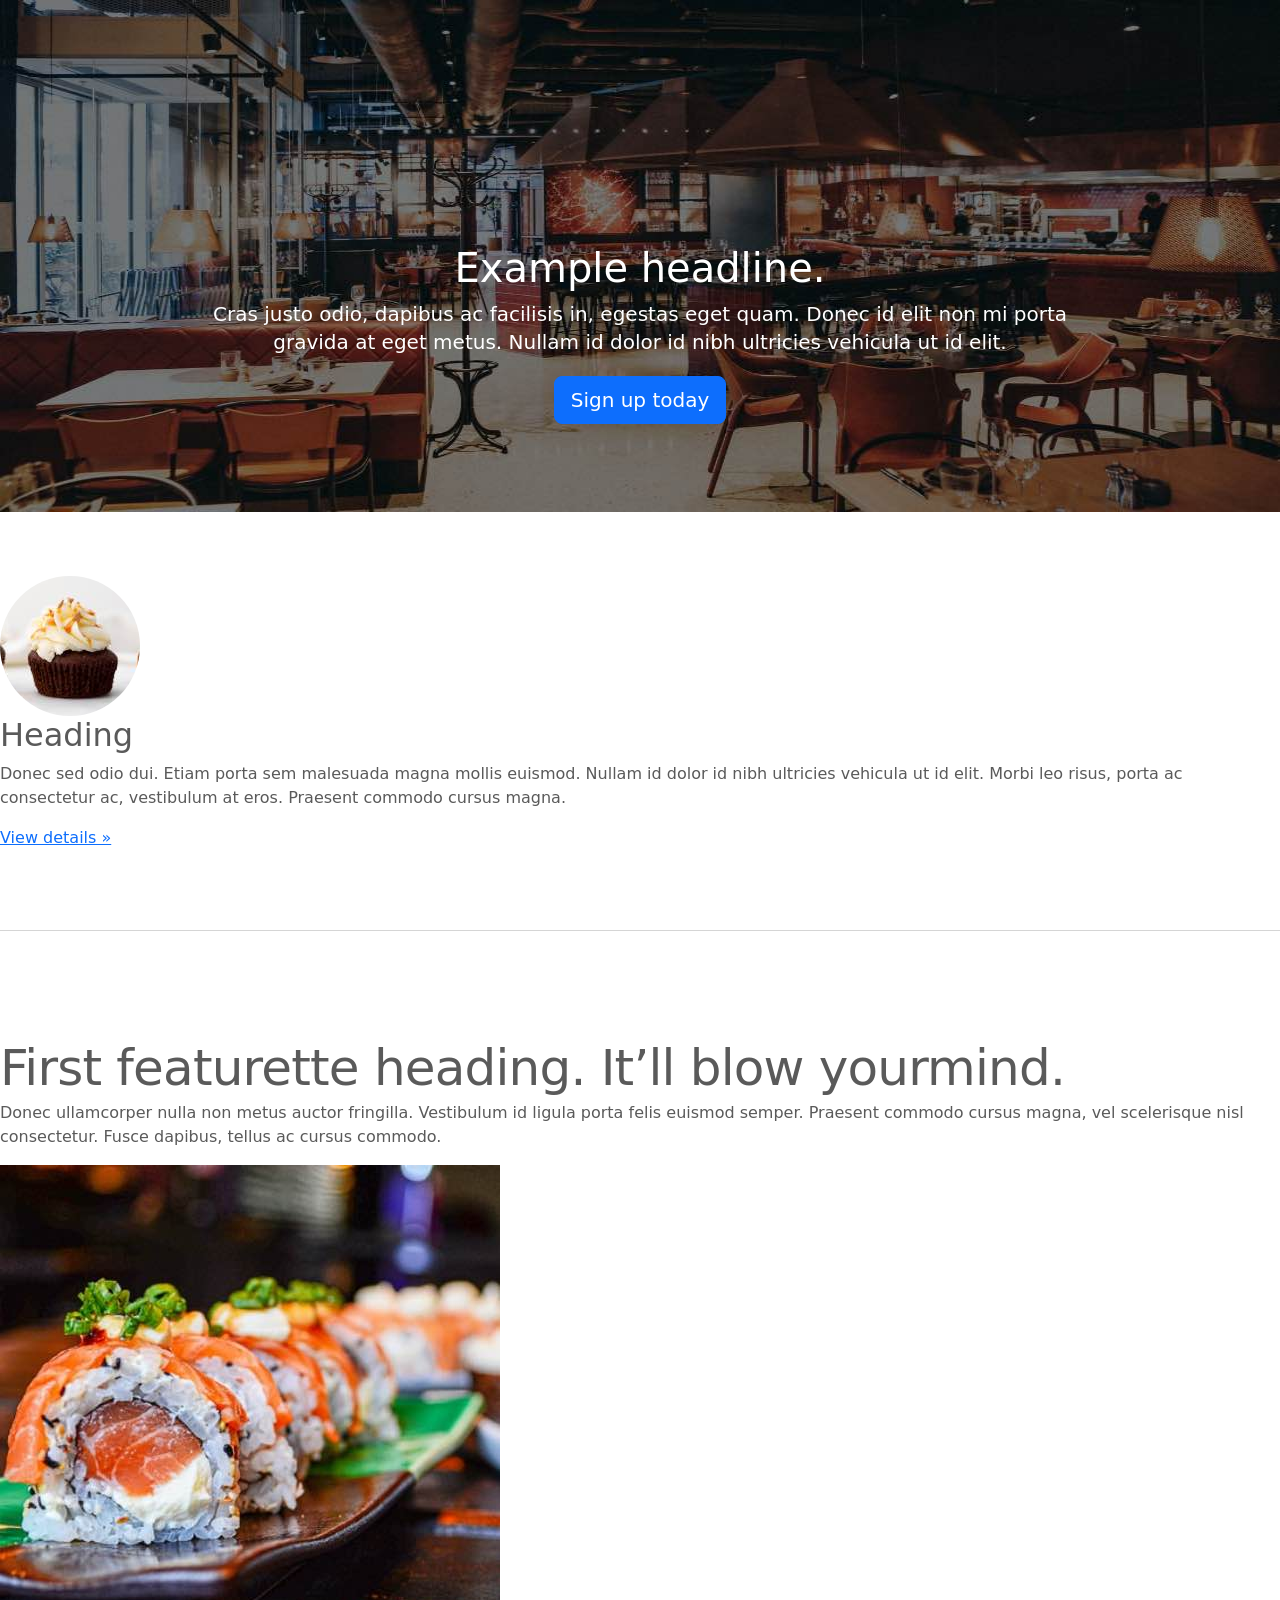
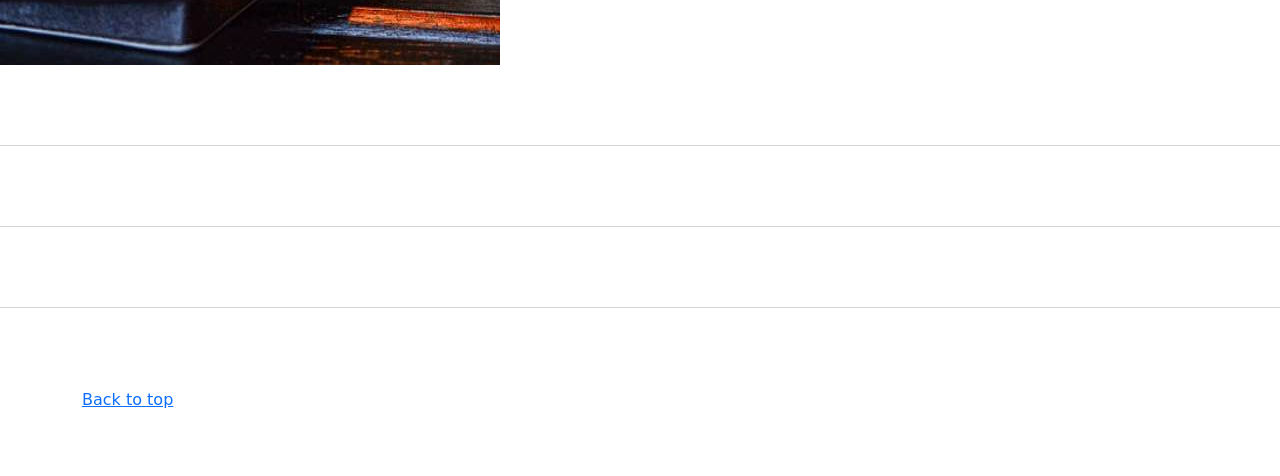
<file: kadai_003/index_for_student.html>
<!doctype html>
<html lang="en">
  <head>
    <meta charset="utf-8">
    <meta name="viewport" content="width=device-width, initial-scale=1">
    <meta name="description" content="">
    <meta name="author" content="Mark Otto, Jacob Thornton, and Bootstrap contributors">
    <meta name="generator" content="Hugo 0.79.0">
    <title>Carousel Template · Bootstrap v5.0</title>
    <link rel="canonical" href="https://getbootstrap.com/docs/5.0/examples/carousel/">
    <!-- ************************************************ bootstrap.min.cssの読み込み -->
    <link href="https://cdn.jsdelivr.net/npm/bootstrap@5.0.0-beta1/dist/css/bootstrap.min.css" rel="stylesheet" integrity="sha384-giJF6kkoqNQ00vy+HMDP7azOuL0xtbfIcaT9wjKHr8RbDVddVHyTfAAsrekwKmP1" crossorigin="anonymous">
    <!-- ************************************************ carousel.cssの読み込み -->
    <link href="carousel.css" rel="stylesheet">
    <!-- ************************************************ bootstrap.bundle.min.jsの読み込み -->
    <script src="https://cdn.jsdelivr.net/npm/bootstrap@5.0.0-beta1/dist/js/bootstrap.bundle.min.js" integrity="sha384-ygbV9kiqUc6oa4msXn9868pTtWMgiQaeYH7/t7LECLbyPA2x65Kgf80OJFdroafW" crossorigin="anonymous" defer></script>
  </head>
  <body>
    <main>
      <!-- ************************************************ カールセル開始 -->
      <div id="myCarousel" class="carousel slide carousel-fade" data-bs-ride="carousel">
        <div class="carousel-inner">
          <div class="carousel-item active">
            <img src="img/top_1.jpg" class="d-block w-100" alt="サンプル画像1">
            <div class="container">
              <div class="carousel-caption">
                <h1>Example headline.</h1>
                <p>Cras justo odio, dapibus ac facilisis in, egestas eget quam. Donec id elit non mi porta gravida at eget
                  metus. Nullam id dolor id nibh ultricies vehicula ut id elit.</p>
                <p><a class="btn btn-lg btn-primary" href="#" role="button">Sign up today</a></p>
              </div>
            </div>
          </div>

          <!--ここから追加部分-->
          <div class="carousel-item">
            <img src="img/top_2.jpg" alt="サンプル画像2">
            <div class="container">
              <div class="carousel-caption">
                <h1>Example headline.</h1>
                <p>Cras justo odio, dapibus ac facilisis in, egestas eget quam. Donec id elit non mi porta gravida at eget
                  metus. Nullam id dolor id nibh ultricies vehicula ut id elit.</p>
                <p><a class="btn btn-lg btn-primary" href="#" role="button">Sign up today</a></p>
              </div>
            </div>
          </div>
          <div class="carousel-item">
            <img src="img/top_3.jpg" alt="サンプル画像3">
            <div class="container">
              <div class="carousel-caption">
                <h1>Example headline.</h1>
                <p>Cras justo odio, dapibus ac facilisis in, egestas eget quam. Donec id elit non mi porta gravida at eget
                  metus. Nullam id dolor id nibh ultricies vehicula ut id elit.</p>
                <p><a class="btn btn-lg btn-primary" href="#" role="button">Sign up today</a></p>
              </div>
            </div>
          </div>
          <!--ここまで追加部分-->
        </div>
      </div>
      <!-- ************************************************ カールセル終了 -->
      <!-- <div class="container marketing"> -->
      <div class="">
        <!-- <div class="row"> -->
        <div class="">
          <!-- <div class="col-lg-4"> -->
          <div class="">
            <img src="img/cake.jpg" class="rounded-circle" alt="サンプル画像2">
            <h2>Heading</h2>
            <p>Donec sed odio dui. Etiam porta sem malesuada magna mollis euismod. Nullam id dolor id nibh ultricies
              vehicula ut id elit. Morbi leo risus, porta ac consectetur ac, vestibulum at eros. Praesent commodo cursus
              magna.</p>
            <!-- <p><a class="btn btn-secondary" href="#" role="button">View details &raquo;</a></p> -->
            <p><a class="" href="#" role="button">View details &raquo;</a></p>
          </div>
        </div>
        <hr class="featurette-divider">
        <!-- <div class="row"> -->
        <div class="">
          <!-- <div class="col-md-7"> -->
          <div class="">
            <!-- <h2 class="featurette-heading">First featurette heading. <span class="text-muted">It’ll blow yourmind.</span> -->
            <h2 class="featurette-heading">First featurette heading. <span class="">It’ll blow yourmind.</span></h2>
            <!-- <p class="lead">Donec ullamcorper nulla non metus auctor fringilla. Vestibulum id ligula porta felis
              euismod
              semper. Praesent commodo cursus magna, vel scelerisque nisl consectetur. Fusce dapibus, tellus ac cursus
              commodo.</p> -->
            <p class="">
              Donec ullamcorper nulla non metus auctor fringilla. Vestibulum id ligula porta felis
              euismod
              semper. Praesent commodo cursus magna, vel scelerisque nisl consectetur. Fusce dapibus, tellus ac cursus
              commodo.
            </p>
          </div>
          <!-- <div class="col-md-5"> -->
          <div class="">
            <!-- <img src="img/sushi.jpg" class="img-fluid" alt=""> -->
            <img src="img/sushi.jpg" class="" alt="サンプル画像3">
          </div>
        </div>
        <hr class="featurette-divider">
        <!-- ここにもう一つ左右を反転させたものを作ります。 -->
        <hr class="featurette-divider">
        <!-- ここにもう一つ左右を反転させたものを作ります。 -->
        <hr class="featurette-divider">
        <footer class="container">
          <!-- <p class="float-end"><a href="#">Back to top</a></p> -->
          <p class=""><a href="#">Back to top</a></p>
        </footer>
      </div>
    </main>
  </body>

</html>
</file>
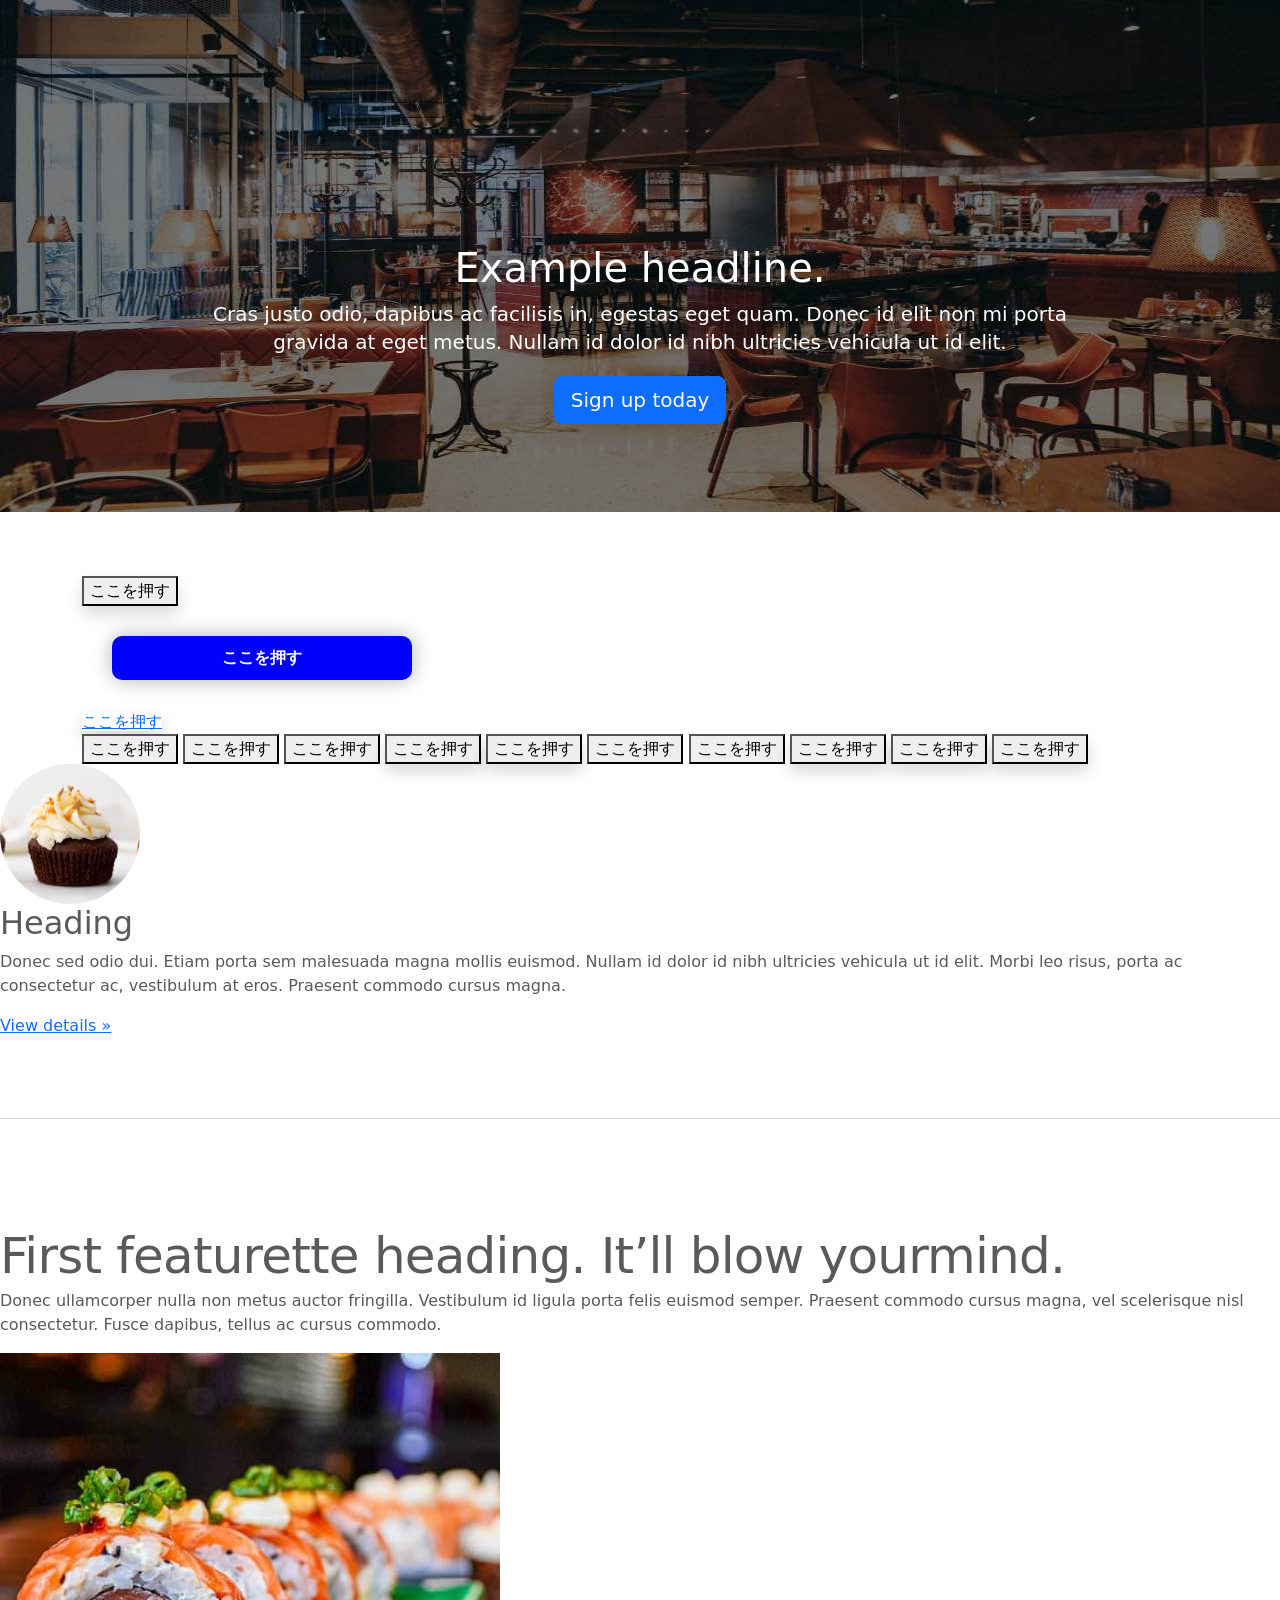
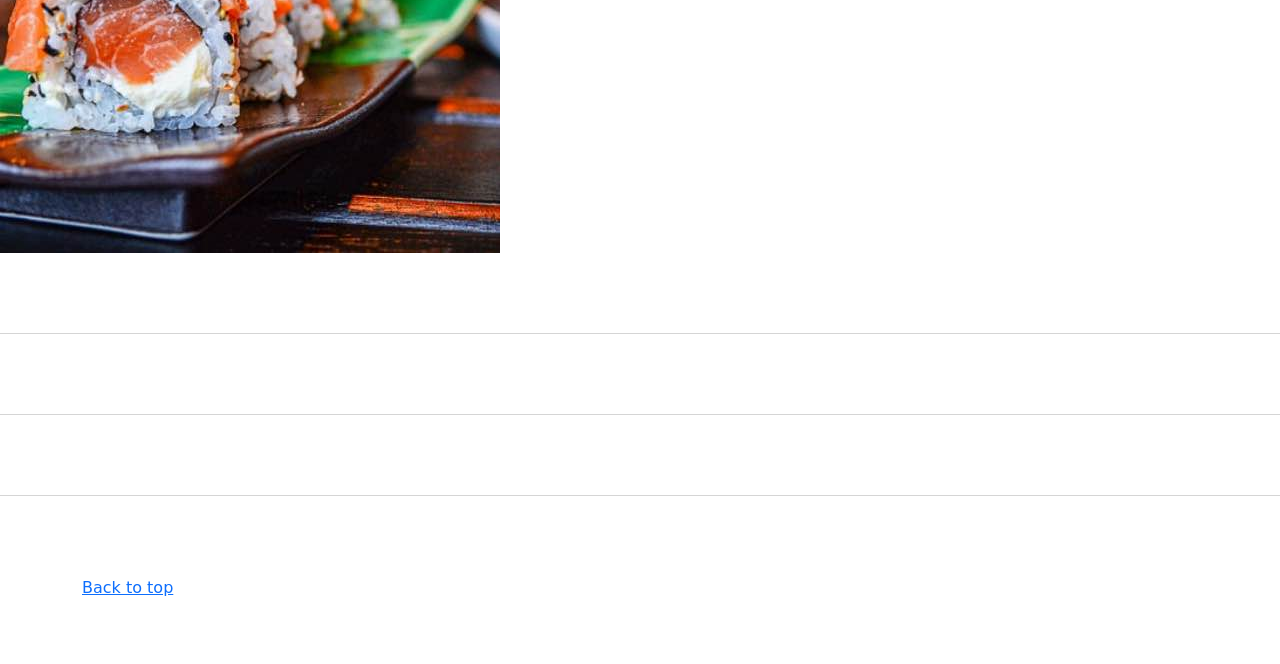
<file: kadai_004/index_for_student.html>
<!doctype html>
<html lang="en">
  <head>
    <meta charset="utf-8">
    <meta name="viewport" content="width=device-width, initial-scale=1">
    <meta name="description" content="">
    <meta name="author" content="Mark Otto, Jacob Thornton, and Bootstrap contributors">
    <meta name="generator" content="Hugo 0.79.0">
    <title>Carousel Template · Bootstrap v5.0</title>
    <link rel="canonical" href="https://getbootstrap.com/docs/5.0/examples/carousel/">
    <!-- ************************************************ bootstrap.min.cssの読み込み -->
    <link href="https://cdn.jsdelivr.net/npm/bootstrap@5.0.0-beta1/dist/css/bootstrap.min.css" rel="stylesheet" integrity="sha384-giJF6kkoqNQ00vy+HMDP7azOuL0xtbfIcaT9wjKHr8RbDVddVHyTfAAsrekwKmP1" crossorigin="anonymous">
    <!-- ************************************************ carousel.cssの読み込み -->
    <link href="carousel.css" rel="stylesheet">
    <!-- ************************************************ bootstrap.bundle.min.jsの読み込み -->
    <script src="https://cdn.jsdelivr.net/npm/bootstrap@5.0.0-beta1/dist/js/bootstrap.bundle.min.js" integrity="sha384-ygbV9kiqUc6oa4msXn9868pTtWMgiQaeYH7/t7LECLbyPA2x65Kgf80OJFdroafW" crossorigin="anonymous" defer></script>
  </head>
  <body>
    <main>
      <!-- ************************************************ カールセル開始 -->
      <!-- <div id="myCarousel" class="carousel slide" data-bs-ride="carousel"> -->
      <div id="myCarousel" class="carousel slide" data-bs-ride="carousel">
        <!-- <div class="carousel-inner"> -->
        <div class="carousel-inner">
          <!-- <div class="carousel-item active"> -->
          <div class="carousel-item active">
            <img src="img/top_1.jpg" alt="サンプル画像1">
            <div class="container">
              <!-- <div class="carousel-caption"> -->
              <div class="carousel-caption">
                <h1>Example headline.</h1>
                <p>Cras justo odio, dapibus ac facilisis in, egestas eget quam. Donec id elit non mi porta gravida at eget
                  metus. Nullam id dolor id nibh ultricies vehicula ut id elit.</p>
                <!-- <p><a class="btn btn-lg btn-primary" href="#" role="button">Sign up today</a></p> -->
                <p><a class="btn btn-lg btn-primary" href="#" role="button">Sign up today</a></p>
              </div>
            </div>
          </div>
        </div>
      </div>
      <!-- ************************************************ カールセル終了 -->
      <div class="container">
        <style>
          .button-test {
            /*パディング上下方向10px 左右方向30px*/
            padding: 10px 30px;
            /*ボタンの幅300px*/
            width: 300px;
            /*背景色　青*/
            background-color: blue;
            /*フォント色　白*/
            color: white;
            /*テキスト中央揃え*/
            text-align: center;
            /*フォントを太く*/
            font-weight: bold;
            /*ボタンの角を丸める*/
            border-radius: 10px;
            /*上下左右方向の余白外側*/
            margin: 30px;
            /*ボタンの影*/
            box-shadow: 0 0 20px rgba(0, 0, 0, 30%);
          }

        </style>
        <!--buttonテスト-->
       <button class="btn-primary btn-lg shadow">ここを押す</button>
       <div class="button-test">ここを押す</div>

       <a href="" class="btn-info btn-sm shadow">ここを押す</a>
      <br>
      <!--ここから追加部分-->
       <button type="button" class="btn-warning">ここを押す</button>
       <button type="button" class="btn-primary btn-lg">ここを押す</button>
       <button type="button" class="btn-outline-dark btn-sm">ここを押す</button>
       <button type="button" class="btn-light btn-sm shadow">ここを押す</button>
       <button type="button" class="btn-success btn-lg shadow">ここを押す</button>
       <button type="button" class="btn-info">ここを押す</button>
       <button type="button" class="btn-outline-danger btn-lg">ここを押す</button>
       <button type="button" class="btn-outline-info shadow">ここを押す</button>
       <button type="button" class="btn-outline-warning btn-sm shadow">ここを押す</button>
       <button type="button" class="btn-dark shadow">ここを押す</button>

        <!--ここまで-->
      </div>
      <!-- <div class="container marketing"> -->
      <div class="">
        <!-- <div class="row"> -->
        <div class="">
          <!-- <div class="col-lg-4"> -->
          <div class="">
            <img src="img/cake.jpg" class="rounded-circle" alt="サンプル画像2">
            <h2>Heading</h2>
            <p>Donec sed odio dui. Etiam porta sem malesuada magna mollis euismod. Nullam id dolor id nibh ultricies
              vehicula ut id elit. Morbi leo risus, porta ac consectetur ac, vestibulum at eros. Praesent commodo cursus
              magna.</p>
            <!-- <p><a class="btn btn-secondary" href="#" role="button">View details &raquo;</a></p> -->
            <p><a class="" href="#" role="button">View details &raquo;</a></p>
          </div>
        </div>
        <hr class="featurette-divider">
        <!-- <div class="row"> -->
        <div class="">
          <!-- <div class="col-md-7"> -->
          <div class="">
            <!-- <h2 class="featurette-heading">First featurette heading. <span class="text-muted">It’ll blow yourmind.</span> -->
            <h2 class="featurette-heading">First featurette heading. <span class="">It’ll blow yourmind.</span></h2>
            <!-- <p class="lead">Donec ullamcorper nulla non metus auctor fringilla. Vestibulum id ligula porta felis
              euismod
              semper. Praesent commodo cursus magna, vel scelerisque nisl consectetur. Fusce dapibus, tellus ac cursus
              commodo.</p> -->
            <p class="">
              Donec ullamcorper nulla non metus auctor fringilla. Vestibulum id ligula porta felis
              euismod
              semper. Praesent commodo cursus magna, vel scelerisque nisl consectetur. Fusce dapibus, tellus ac cursus
              commodo.
            </p>
          </div>
          <!-- <div class="col-md-5"> -->
          <div class="">
            <!-- <img src="img/sushi.jpg" class="img-fluid" alt=""> -->
            <img src="img/sushi.jpg" class="" alt="サンプル画像3">
          </div>
        </div>
        <hr class="featurette-divider">
        <!-- ここにもう一つ左右を反転させたものを作ります。 -->
        <hr class="featurette-divider">
        <!-- ここにもう一つ左右を反転させたものを作ります。 -->
        <hr class="featurette-divider">
        <footer class="container">
          <!-- <p class="float-end"><a href="#">Back to top</a></p> -->
          <p class=""><a href="#">Back to top</a></p>
        </footer>
      </div>
    </main>
  </body>

</html>
</file>
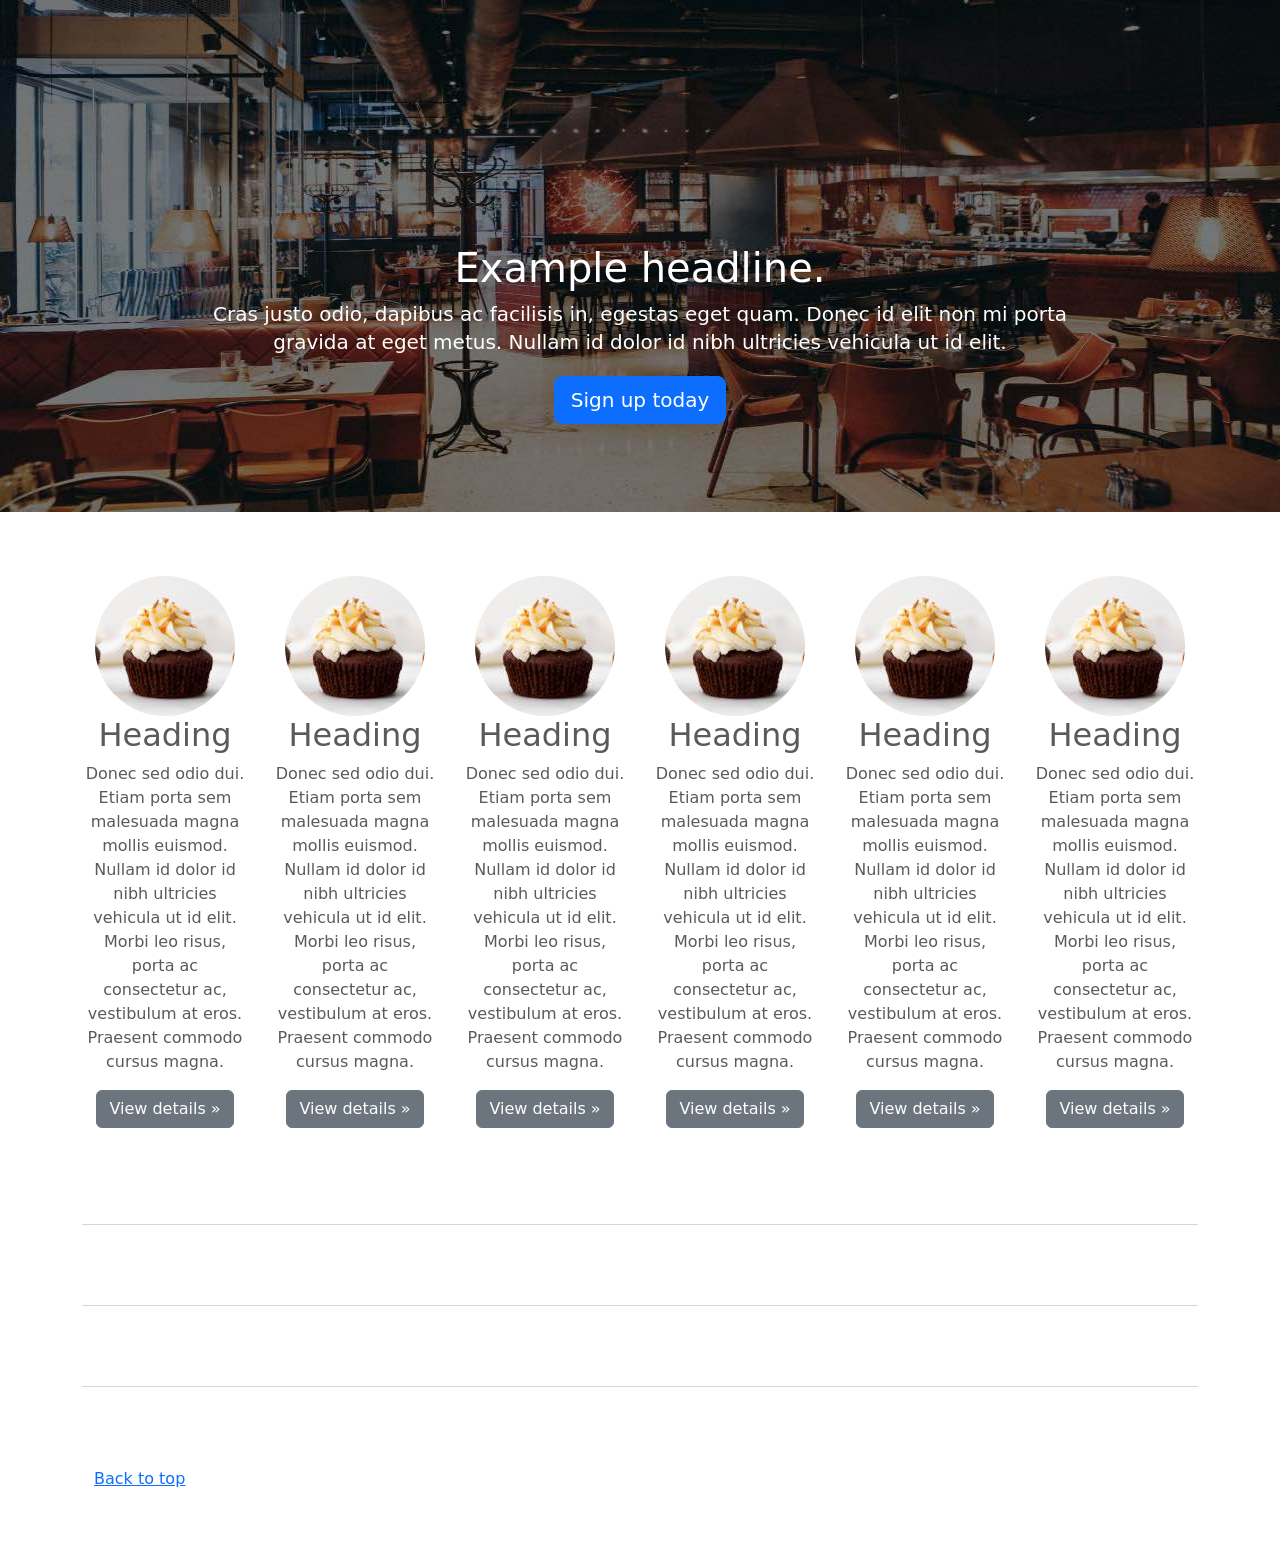
<file: kadai_005/index_for_student.html>
<!doctype html>
<html lang="en">
  <head>
    <meta charset="utf-8">
    <meta name="viewport" content="width=device-width, initial-scale=1">
    <meta name="description" content="">
    <meta name="author" content="Mark Otto, Jacob Thornton, and Bootstrap contributors">
    <meta name="generator" content="Hugo 0.79.0">
    <title>Carousel Template · Bootstrap v5.0</title>
    <link rel="canonical" href="https://getbootstrap.com/docs/5.0/examples/carousel/">
    <!-- ************************************************ bootstrap.min.cssの読み込み -->
    <link href="https://cdn.jsdelivr.net/npm/bootstrap@5.0.0-beta1/dist/css/bootstrap.min.css" rel="stylesheet" integrity="sha384-giJF6kkoqNQ00vy+HMDP7azOuL0xtbfIcaT9wjKHr8RbDVddVHyTfAAsrekwKmP1" crossorigin="anonymous">
    <!-- ************************************************ carousel.cssの読み込み -->
    <link href="carousel.css" rel="stylesheet">
    <!-- ************************************************ bootstrap.bundle.min.jsの読み込み -->
    <script src="https://cdn.jsdelivr.net/npm/bootstrap@5.0.0-beta1/dist/js/bootstrap.bundle.min.js" integrity="sha384-ygbV9kiqUc6oa4msXn9868pTtWMgiQaeYH7/t7LECLbyPA2x65Kgf80OJFdroafW" crossorigin="anonymous" defer></script>
  </head>
  <body>
    <main>
      <!-- ************************************************ カールセル開始 -->
      <!-- <div id="myCarousel" class="carousel slide" data-bs-ride="carousel"> -->
      <div id="myCarousel" class="carousel slide" data-bs-ride="carousel">
        <!-- <div class="carousel-inner"> -->
        <div class="carousel-inner">
          <!-- <div class="carousel-item active"> -->
          <div class="carousel-item active">
            <img src="img/top_1.jpg" alt="サンプル画像1">
            <div class="container">
              <!-- <div class="carousel-caption"> -->
              <div class="carousel-caption">
                <h1>Example headline.</h1>
                <p>Cras justo odio, dapibus ac facilisis in, egestas eget quam. Donec id elit non mi porta gravida at eget
                  metus. Nullam id dolor id nibh ultricies vehicula ut id elit.</p>
                <!-- <p><a class="btn btn-lg btn-primary" href="#" role="button">Sign up today</a></p> -->
                <p><a class="btn btn-lg btn-primary" href="#" role="button">Sign up today</a></p>
              </div>
            </div>
          </div>
        </div>
      </div>
      <!-- ************************************************ カールセル終了 -->
       <!--以下不使用
      <div class="container">
        <style>
          .button-test {
            /*パディング上下方向10px 左右方向30px*/
            padding: 10px 30px;
            /*ボタンの幅300px*/
            width: 300px;
            /*背景色　青*/
            background-color: blue;
            /*フォント色　白*/
            color: white;
            /*テキスト中央揃え*/
            text-align: center;
            /*フォントを太く*/
            font-weight: bold;
            /*ボタンの角を丸める*/
            border-radius: 10px;
            /*上下左右方向の余白外側*/
            margin: 30px;
            /*ボタンの影*/
            box-shadow: 0 0 20px rgba(0, 0, 0, 30%);
          }

        </style>-->
        <!--buttonテスト-->
        <!--<button>ここを押す</button>-->
        <!--<button class="btn btn-secondary">ここを押す</button>-->
        <!--<button class="btn btn-secondary" btn-lg shadow>ここを押す</button>
        <div class="button-test">ここを押す</div>
        <!--<a href="">ここを押す</a>-->
        <!--<a href="" class="btn btn-info">ここを押す</a>-->
        <!--<a href="" class="btn btn-info btn-sm shadow">ここを押す</a>
      </div>-->
      <div class="container">
        <div class="row">
          <!-- <div class="container marketing"> -->
          <!-- 1 -->
          <div class="col-6 col-md-2 text-center">
            <img src="img/cake.jpg" class="rounded-circle" alt="サンプル画像2">
            <h2>Heading</h2>
            <p>
              Donec sed odio dui. Etiam porta sem malesuada magna mollis euismod. Nullam id dolor id nibh ultricies
              vehicula ut id elit. Morbi leo risus, porta ac consectetur ac, vestibulum at eros. Praesent commodo cursus
              magna.
            </p>
            <p><a class="btn btn-secondary" href="#" role="button">View details &raquo;</a></p>
          </div>
          <!-- 2 -->
          <div class="col-6 col-md-2 text-center">
            <img src="img/cake.jpg" class="rounded-circle" alt="サンプル画像2">
            <h2>Heading</h2>
            <p>
             Donec sed odio dui. Etiam porta sem malesuada magna mollis euismod. Nullam id dolor id nibh ultricies
             vehicula ut id elit. Morbi leo risus, porta ac consectetur ac, vestibulum at eros. Praesent commodo cursus
             magna.
            </p> 
            <p><a class="btn btn-secondary" href="#" role="button">View details &raquo;</a></p>
          </div>
          <!-- 3 -->
          <div class="col-6 col-md-2 text-center">
            <img src="img/cake.jpg" class="rounded-circle" alt="サンプル画像2">
            <h2>Heading</h2>
            <p>
              Donec sed odio dui. Etiam porta sem malesuada magna mollis euismod. Nullam id dolor id nibh ultricies
              vehicula ut id elit. Morbi leo risus, porta ac consectetur ac, vestibulum at eros. Praesent commodo cursus
              magna.
            </p> 
            <p><a class="btn btn-secondary" href="#" role="button">View details &raquo;</a></p>
          </div>
          <!-- 4 -->
          <div class="col-6 col-md-2 text-center">
            <img src="img/cake.jpg" class="rounded-circle" alt="サンプル画像2">
            <h2>Heading</h2>
            <p>
              Donec sed odio dui. Etiam porta sem malesuada magna mollis euismod. Nullam id dolor id nibh ultricies
              vehicula ut id elit. Morbi leo risus, porta ac consectetur ac, vestibulum at eros. Praesent commodo cursus
              magna.
            </p> 
            <p><a class="btn btn-secondary" href="#" role="button">View details &raquo;</a></p>
          </div>
          <!-- 5 -->
          <div class="col-6 col-md-2 text-center">
            <img src="img/cake.jpg" class="rounded-circle" alt="サンプル画像2">
            <h2>Heading</h2>
            <p>
              Donec sed odio dui. Etiam porta sem malesuada magna mollis euismod. Nullam id dolor id nibh ultricies
              vehicula ut id elit. Morbi leo risus, porta ac consectetur ac, vestibulum at eros. Praesent commodo cursus
              magna.
            </p> 
            <p><a class="btn btn-secondary" href="#" role="button">View details &raquo;</a></p>
          </div>
          <!-- 6 -->
          <div class="col-6 col-md-2 text-center">
            <img src="img/cake.jpg" class="rounded-circle" alt="サンプル画像2">
            <h2>Heading</h2>
            <p>
              Donec sed odio dui. Etiam porta sem malesuada magna mollis euismod. Nullam id dolor id nibh ultricies
              vehicula ut id elit. Morbi leo risus, porta ac consectetur ac, vestibulum at eros. Praesent commodo cursus
              magna.
            </p> 
            <p><a class="btn btn-secondary" href="#" role="button">View details &raquo;</a></p>
          </div>
        </div>
        <hr class="featurette-divider">
        <!-- ここにもう一つ左右を反転させたものを作ります。 -->
        <hr class="featurette-divider">
        <!-- ここにもう一つ左右を反転させたものを作ります。 -->
        <hr class="featurette-divider">
        <footer class="container">
          <!-- <p class="float-end"><a href="#">Back to top</a></p> -->
          <p class=""><a href="#">Back to top</a></p>
        </footer>
      </div>
    </main>
  </body>

</html>
</file>
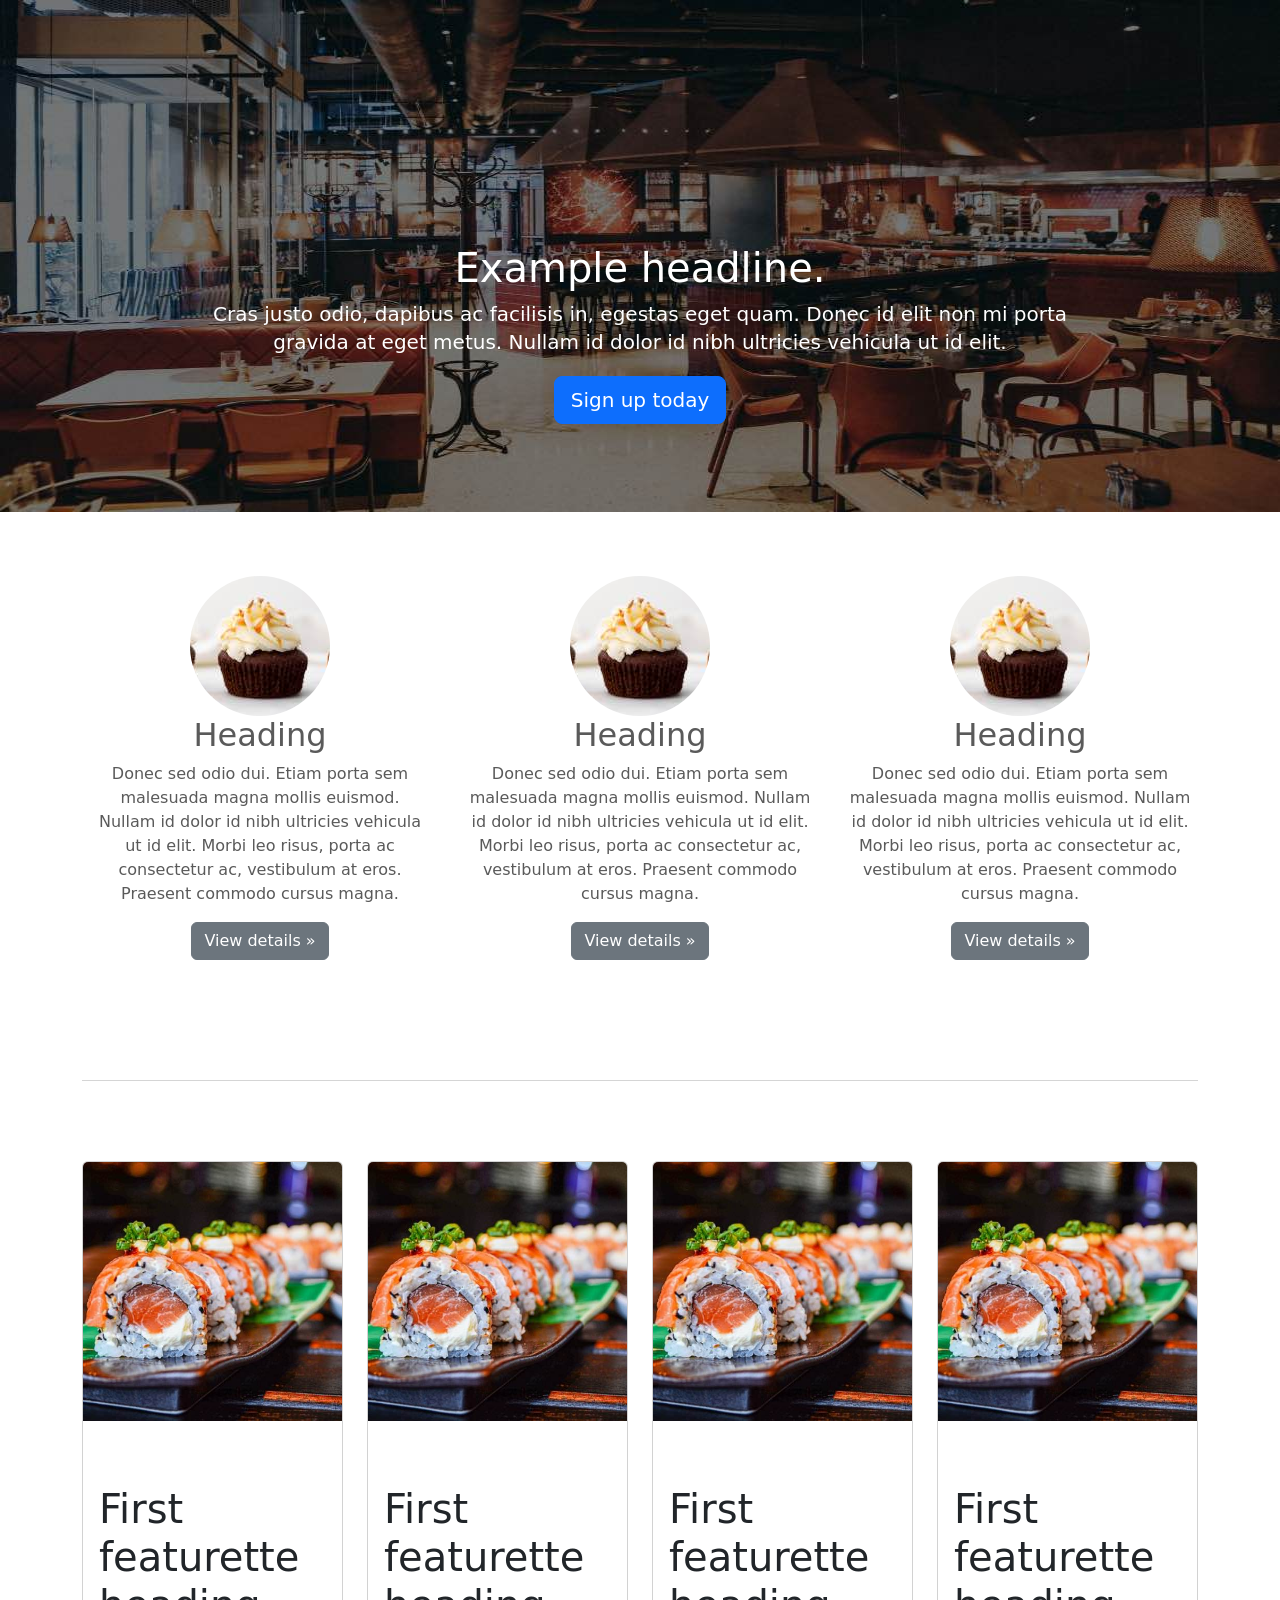
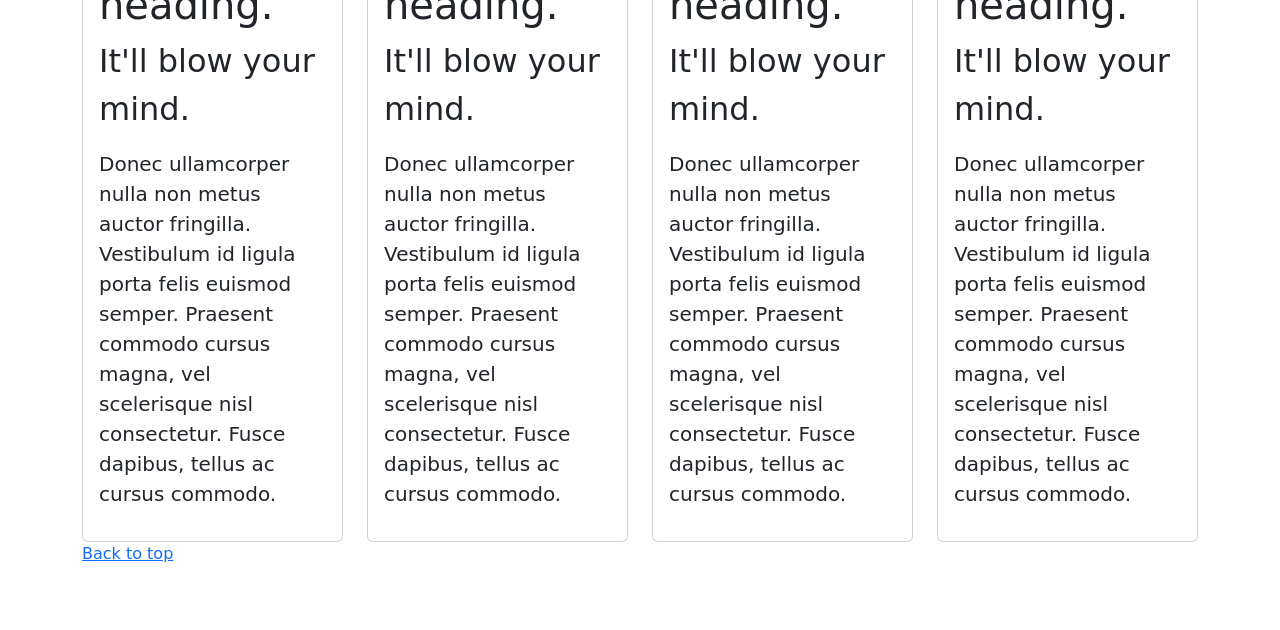
<file: kadai_006/index_for_student.html>
<!doctype html>
<html lang="en">
  <head>
    <meta charset="utf-8">
    <meta name="viewport" content="width=device-width, initial-scale=1">
    <meta name="description" content="">
    <meta name="author" content="Mark Otto, Jacob Thornton, and Bootstrap contributors">
    <meta name="generator" content="Hugo 0.79.0">
    <title>Carousel Template · Bootstrap v5.0</title>
    <link rel="canonical" href="https://getbootstrap.com/docs/5.0/examples/carousel/">
    <!-- ************************************************ bootstrap.min.cssの読み込み -->
    <link href="https://cdn.jsdelivr.net/npm/bootstrap@5.0.0-beta1/dist/css/bootstrap.min.css" rel="stylesheet" integrity="sha384-giJF6kkoqNQ00vy+HMDP7azOuL0xtbfIcaT9wjKHr8RbDVddVHyTfAAsrekwKmP1" crossorigin="anonymous">
    <!-- ************************************************ carousel.cssの読み込み -->
    <link href="carousel.css" rel="stylesheet">
    <!-- ************************************************ bootstrap.bundle.min.jsの読み込み -->
    <script src="https://cdn.jsdelivr.net/npm/bootstrap@5.0.0-beta1/dist/js/bootstrap.bundle.min.js" integrity="sha384-ygbV9kiqUc6oa4msXn9868pTtWMgiQaeYH7/t7LECLbyPA2x65Kgf80OJFdroafW" crossorigin="anonymous" defer></script>
  </head>
  <body>
    <main>
      <!-- ************************************************ カールセル開始 -->
      <!-- <div id="myCarousel" class="carousel slide" data-bs-ride="carousel"> -->
      <div id="myCarousel" class="carousel slide" data-bs-ride="carousel">
        <!-- <div class="carousel-inner"> -->
        <div class="carousel-inner">
          <!-- <div class="carousel-item active"> -->
          <div class="carousel-item active">
            <img src="img/top_1.jpg" alt="サンプル画像1">
            <div class="container">
              <!-- <div class="carousel-caption"> -->
              <div class="carousel-caption">
                <h1>Example headline.</h1>
                <p>Cras justo odio, dapibus ac facilisis in, egestas eget quam. Donec id elit non mi porta gravida at eget
                  metus. Nullam id dolor id nibh ultricies vehicula ut id elit.</p>
                <!-- <p><a class="btn btn-lg btn-primary" href="#" role="button">Sign up today</a></p> -->
                <p><a class="btn btn-lg btn-primary" href="#" role="button">Sign up today</a></p>
              </div>
            </div>
          </div>
        </div>
      </div>
      <!-- ************************************************ カールセル終了 -->
       <!--以下不使用
      <div class="container">
        <style>
          .button-test {
            /*パディング上下方向10px 左右方向30px*/
            padding: 10px 30px;
            /*ボタンの幅300px*/
            width: 300px;
            /*背景色　青*/
            background-color: blue;
            /*フォント色　白*/
            color: white;
            /*テキスト中央揃え*/
            text-align: center;
            /*フォントを太く*/
            font-weight: bold;
            /*ボタンの角を丸める*/
            border-radius: 10px;
            /*上下左右方向の余白外側*/
            margin: 30px;
            /*ボタンの影*/
            box-shadow: 0 0 20px rgba(0, 0, 0, 30%);
          }

        </style>-->
        <!--buttonテスト-->
        <!--<button>ここを押す</button>-->
        <!--<button class="btn btn-secondary">ここを押す</button>-->
        <!--<button class="btn btn-secondary" btn-lg shadow>ここを押す</button>
        <div class="button-test">ここを押す</div>
        <!--<a href="">ここを押す</a>-->
        <!--<a href="" class="btn btn-info">ここを押す</a>-->
        <!--<a href="" class="btn btn-info btn-sm shadow">ここを押す</a>
      </div>-->
      <div class="container marketing">
        <div class="row">
          <!-- <div class="container marketing"> -->
          <div class="col-lg-4 text-center">
            <img src="img/cake.jpg" class="rounded-circle" alt="サンプル画像2">
            <h2>Heading</h2>
            <p>
              Donec sed odio dui. Etiam porta sem malesuada magna mollis euismod. Nullam id dolor id nibh ultricies
              vehicula ut id elit. Morbi leo risus, porta ac consectetur ac, vestibulum at eros. Praesent commodo cursus
              magna.
            </p>
            <p><a class="btn btn-secondary" href="#" role="button">View details &raquo;</a></p>
          </div>
          <div class="col-md-4 text-center">
            <img src="img/cake.jpg" class="rounded-circle" alt="サンプル画像2">
            <h2>Heading</h2>
            <p>
             Donec sed odio dui. Etiam porta sem malesuada magna mollis euismod. Nullam id dolor id nibh ultricies
             vehicula ut id elit. Morbi leo risus, porta ac consectetur ac, vestibulum at eros. Praesent commodo cursus
             magna.
            </p> 
            <p><a class="btn btn-secondary" href="#" role="button">View details &raquo;</a></p>
          </div>
          <div class="col-md-4 text-center">
            <img src="img/cake.jpg" class="rounded-circle" alt="サンプル画像2">
            <h2>Heading</h2>
            <p>
              Donec sed odio dui. Etiam porta sem malesuada magna mollis euismod. Nullam id dolor id nibh ultricies
              vehicula ut id elit. Morbi leo risus, porta ac consectetur ac, vestibulum at eros. Praesent commodo cursus
              magna.
            </p> 
            <p><a class="btn btn-secondary" href="#" role="button">View details &raquo;</a></p>
          </div>
        </div> 
      
        <!-- お寿司部分開始　-->
       <hr class="featurette-divider">
        <div class="row row-cols-1 row-cols-md-4 g-4">
          <div class="col">
            <div class="card">
              <img src="img/sushi.jpg" class="card-img-top" alt="サンプル画像3">
              <div class="card-body">
                <h5 class="fs-1 mt-5">First featurette heading.</h5>
                <p class="fs-2">It'll blow your mind.</p>
                <p class="lead">
                  Donec ullamcorper nulla non metus auctor fringilla. Vestibulum id
                  ligula porta felis euismod semper. Praesent commodo cursus magna,
                  vel scelerisque nisl consectetur. Fusce dapibus, tellus ac cursus
                  commodo.
                </p>
              </div>
            </div>
          </div>
          <div class="col">
            <div class="card">
              <img src="img/sushi.jpg" class="card-img-top" alt="サンプル画像3">
              <div class="card-body">
                <h5 class="fs-1 mt-5">First featurette heading.</h5>
                <p class="fs-2">It'll blow your mind.</p>
                <p class="lead">
                  Donec ullamcorper nulla non metus auctor fringilla. Vestibulum id
                  ligula porta felis euismod semper. Praesent commodo cursus magna,
                  vel scelerisque nisl consectetur. Fusce dapibus, tellus ac cursus
                  commodo.
                </p>
              </div>
            </div>
          </div>
          <div class="col">
            <div class="card">
              <img src="img/sushi.jpg" class="card-img-top" alt="サンプル画像3">
              <div class="card-body">
                <h5 class="fs-1 mt-5">First featurette heading.</h5>
                <p class="fs-2">It'll blow your mind.</p>
                <p class="lead">
                  Donec ullamcorper nulla non metus auctor fringilla. Vestibulum id
                  ligula porta felis euismod semper. Praesent commodo cursus magna,
                  vel scelerisque nisl consectetur. Fusce dapibus, tellus ac cursus
                  commodo.
                </p>
              </div>
            </div>
          </div>
          <div class="col">
            <div class="card">
              <img src="img/sushi.jpg" class="card-img-top" alt="サンプル画像3">
              <div class="card-body">
                <h5 class="fs-1 mt-5">First featurette heading.</h5>
                <p class="fs-2">It'll blow your mind.</p>
                <p class="lead">
                  Donec ullamcorper nulla non metus auctor fringilla. Vestibulum id
                  ligula porta felis euismod semper. Praesent commodo cursus magna,
                  vel scelerisque nisl consectetur. Fusce dapibus, tellus ac cursus
                  commodo.
                </p>
              </div>
            </div>
          </div>
        </div>
      </div>
       <!-- お寿司部分修了  -->

        <footer class="container">
          <!-- <p class="float-end"><a href="#">Back to top</a></p> -->
          <p class=""><a href="#">Back to top</a></p>
        </footer>
    </main>
  </body>

</html>
</file>
<file: kadai_015/stylesheet/style.css>
/* ----------------------------------------------- 共通 */
html,
body {
  overflow-x: hidden;
}

body {
  color: #000000;
  font-family: 'Noto Sans JP', sans-serif;
  padding-bottom: 0;

}

p {
  line-height: 2.0em;
  font-weight: 100;
  font-style: normal;
  font-size: 14px;
}

.section_title {
  font-size: 36px;
  font-weight: 600;
}

.section_title::after {
  display: block;
  font-size: 14px;
  font-weight: 400;
  padding: 16px 0 16px;
  width: 100px;
  border-bottom: solid 1px #000000;
}

/* ----------------------------------------------- ナビゲーションバー */
.navbar_brand_logo {
  width: 32px;
  height: 32px;
  display: inline-block;
  margin-right: 15px;
}

.my_navbar_brand, .my_nav_link {
  font-size: 16px;
  font-family: 'Lora', serif;
  color: #000000 !important;
}

/* Bootstrapのボタンに初期設定されている周囲への枠線を消す*/
.navbar-toggler {
  padding: 0 !important;
  border: none;
}

/*ハンバーガーボタンがチェック状態である時、閉じるボタンを表示する*/
#hamburger_btn_check:checked ~ .hamburger_btn .btn_close {
  display: block;
}

/*ハンバーガーボタンがチェック状態である時、ハンバーガーボタンを表示しない*/
#hamburger_btn_check:checked ~ .hamburger_btn .btn_open {
  display: none;
}

/*最初に表示したときは、閉じるボタンは表示しない*/
.btn_close {
  display: none;
}

/* ハンバーガーボタンが押されているかを判断するためのチェックボックスは隠す*/
#hamburger_btn_check {
  display: none;
}



/* ----------------------------------------------- カールセル */
.my_carousel_caption {
  font-size: 52px;

  padding-top: 1.25rem;
  padding-bottom: 1.25rem;
  
  color: #fff;
  
  text-align: center;
  font-family: 'Lora', serif;
  line-height: 1.5em;
}

/*疑似要素でアイコンを配置*/
.my_carousel_caption::before {
  content: url(../img/logoSymbol_White.png);
  display: block;
}

/*スマートフォン画面幅(画面幅が最大375pxまで)の場合、以下のスタイルを適用*/
@media screen and (max-width:375px) {
  .my_carousel_caption {
    /*フォントサイズを27pxにする*/
    font-size: 27px;
  }
}

.carousel-item {
  height: 32rem;
}

.carousel-item > img {
  position: absolute;
  top: 0;
  left: 0;
  min-width: 100%;
  height: 32rem;
}




/* ----------------------------------------------- アバウト */
/*aboutクラスの後に「"私たちについて"」の文字を追加*/
.about::after {
  content: "私たちについて";
}

.about_us_bg {
  background-color: #FFE6A5;
}




/* ----------------------------------------------- ギャラリー */
.gallery::after {
  content: "ギャラリー";
  margin:0 auto 0; 
}




/* ----------------------------------------------- メニュー */
.menu::after {
  content: "メニュー";
  margin: 0 auto 0;
}

.menu_title {
  font-size: 18px;
  font-weight: 600;
  font-style: normal;
}

.menu_price {
  font-size: 20px;
  font-weight: 400;
  font-family: 'Lora', serif;
}



/* ----------------------------------------------- レビュー */
/*背景画像を設定*/
.review_wrapper {
  background-image: url(../img/background-reviews.jpg);
  background-repeat: no-repeat;
  background-size: cover;
}

/*サブタイトルを疑似要素で表示*/
.review::after {
  content: "お客様の声";
  margin: 0 auto 0;
  border-bottom: solid 1px #FFFFFF;
}

.h_420 {
  height: 420px;
  position: relative;
}

.reviewer_img {
  width: 48px;
  height: 48px; 

  border-radius: 50%;
  margin-right: 16px;
}

.star_img {
  width: 25px;
  height: 25px;
}

.fix-bottom {
  position: absolute;

  width: 80px;
  height: 44px;

  left: 24px;
  bottom: 24px;
}

/* ----------------------------------------------- シェフ */
.chef::after {
  content: "シェフ";
}

.chef_bg {
  background-color: #fdf5e6;
}

.chef_img {
  margin-top: 5rem;
  margin-bottom: 5rem;
}

/* ----------------------------------------------- アクセス */
.access {
  content: "アクセス";
  margin: 0 auto 0;
}




/* ----------------------------------------------- フッター */
#footer {
  background-color: #FAFAFA;
}

.copy_right {
  font-size: 14px;

  position: absolute;

  bottom: 1rem;
  left: 12px;
  display: flex;
}

.copy_right > p {
  margin-right: 5rem;
  margin-bottom: 0;
}

.copy_right > img.sns_img {
  height: 24px;
  width: 24px;

  margin-right: 10px;
  margin-top: 0;
}

.restaurant_info p { 
  font-weight: 400;
  line-height: 1.5;
  font-size: 16px;
}

.restaurant_info img {
  width: 20px;
  height: 20px;
  margin-right: 10px;
  line-height: 1.5;
  margin-top: auto;
}

.footer_brand_logo {
  width: 64px;
  height: 64px;
  display: inline-block;
  margin-right: 15px;
}

.footer_text {
  font-size: 24px;
  font-family: 'Lora', serif;
}

@media  screen and (max-width:991px) {
  .footer_text,
  .copy_right {
    margin-top: 2rem;
    text-align: center;
    position: relative;
  }

  .copy_right > p,img {
    margin-right: 1rem;
    font-size: 14px;
    margin: 0;
    line-height: 35px;
  }

}
</file>
<file: kadai_tutorial_output/stylesheet/style.css>
/* ----------------------------------------------- 共通 */
html,
body {
  overflow-x: hidden;
}

body {
  color: #000000;
  font-family: 'Noto Sans JP', sans-serif;
  padding-bottom: 0;

}

p {
  line-height: 2.0em;
  font-weight: 100;
  font-style: normal;
  font-size: 14px;

}

.section_title {
  font-size: 36px;
  font-weight: 600;
}

.section_title::after {
  display: block;
  font-size: 14px;
  font-weight: 400;
  padding: 16px 0 16px;
  width: 100px;
  border-bottom: solid 1px #000000;
}

/* ----------------------------------------------- ナビゲーションバー */
.navbar_brand_logo {
  width: 32px;
  height: 32px;
  display: inline-block;
  margin-right: 15px;
}

.my_navbar_brand, .my_nav_link {
  font-size: 16px;
  font-family: 'Lora', serif;
  color: #000000 !important;
}

/* Bootstrapのボタンに初期設定されている周囲への枠線を消す*/
.navbar-toggler {
  padding: 0 !important;
  border: none;
}

/*ハンバーガーボタンがチェック状態である時、閉じるボタンを表示する*/
#hamburger_btn_check:checked ~ .hamburger_btn .btn_close {
  display: block;
}

/*ハンバーガーボタンがチェック状態である時、ハンバーガーボタンを表示しない*/
#hamburger_btn_check:checked ~ .hamburger_btn .btn_open {
  display: none;
}

/*最初に表示したときは、閉じるボタンは表示しない*/
.btn_close {
  display: none;
}

/* ハンバーガーボタンが押されているかを判断するためのチェックボックスは隠す*/
#hamburger_btn_check {
  display: none;
}



/* ----------------------------------------------- カールセル */
.my_carousel_caption {
  font-size: 52px;

  padding-top: 1.25rem;
  padding-bottom: 1.25rem;
  
  color: #fff;
  
  text-align: center;
  font-family: 'Lora', serif;
  line-height: 1.5em;
}

/*疑似要素でアイコンを配置*/
.my_carousel_caption::before {
  content: url(../img/logoSymbol_White.png);
  display: block;
}

/*スマートフォン画面幅(画面幅が最大375pxまで)の場合、以下のスタイルを適用*/
@media screen and (max-width:375px) {
  .my_carousel_caption {
    /*フォントサイズを27pxにする*/
    font-size: 27px;
  }
}

.carousel-item {
  height: 32rem;
}

.carousel-item > img {
  position: absolute;
  top: 0;
  left: 0;
  min-width: 100%;
  height: 32rem;
}




/* ----------------------------------------------- アバウト */
/*aboutクラスの後に「"私たちについて"」の文字を追加*/
.about::after {
  content: "私たちについて";
}

.about_us_bg {
  background-color: #FFE6A5;
}




/* ----------------------------------------------- ギャラリー */
.gallery::after {
  content: "ギャラリー";
  margin:0 auto 0; 
}




/* ----------------------------------------------- メニュー */
.menu::after {
  content: "メニュー";
  margin: 0 auto 0;
}

.menu_title {
  font-size: 18px;
  font-weight: 600;
  font-style: normal;
}

.menu_price {
  font-size: 20px;
  font-weight: 400;
  font-family: 'Lora', serif;
}



/* ----------------------------------------------- レビュー */
/*背景画像を設定*/
.review_wrapper {
  background-image: url(../img/background-reviews.jpg);
  background-repeat: no-repeat;
  background-size: cover;
}

/*サブタイトルを疑似要素で表示*/
.review::after {
  content: "お客様の声";
  margin: 0 auto 0;
  border-bottom: solid 1px #FFFFFF;
}

.h_420 {
  height: 420px;
  position: relative;
}

.reviewer_img {
  width: 48px;
  height: 48px; 

  border-radius: 50%;
  margin-right: 16px;
}

.star_img {
  width: 25px;
  height: 25px;
}

.fix-bottom {
  position: absolute;

  width: 80px;
  height: 44px;

  left: 24px;
  bottom: 24px;
}



/* ----------------------------------------------- アクセス */
.access {
  content: "アクセス";
  margin: 0 auto 0;
}




/* ----------------------------------------------- フッター */
#footer {
  background-color: #FAFAFA;
}

.copy_right {
  font-size: 14px;

  position: absolute;

  bottom: 1rem;
  left: 12px;
  display: flex;
}

.copy_right > p {
  margin-right: 5rem;
  margin-bottom: 0;
}

.copy_right > img.sns_img {
  height: 24px;
  width: 24px;

  margin-right: 10px;
  margin-top: 0;
}

.restaurant_info p { 
  font-weight: 400;
  line-height: 1.5;
  font-size: 16px;
}

.restaurant_info img {
  width: 20px;
  height: 20px;
  margin-right: 10px;
  line-height: 1.5;
  margin-top: auto;
}

.footer_brand_logo {
  width: 64px;
  height: 64px;
  display: inline-block;
  margin-right: 15px;
}

.footer_text {
  font-size: 24px;
  font-family: 'Lora', serif;
}

@media  screen and (max-width:991px) {
  .footer_text,
  .copy_right {
    margin-top: 2rem;
    text-align: center;
    position: relative;
  }

  .copy_right > p,img {
    margin-right: 1rem;
    font-size: 14px;
    margin: 0;
    line-height: 35px;
  }

}
</file>
<file: kadai_003/carousel.css>
/* ----------------------------------------------- 全体の文字色修正と下部の余白の調整 */
body {
  /* padding-top: 3rem; */
  padding-bottom: 3rem;
  color: #5a5a5a;
}

/* ----------------------------------------------- カルーセルのカスタマイズ */
.carousel {
  margin-bottom: 4rem;
}

.carousel-caption {
  bottom: 3rem;
  z-index: 10;
}

.carousel-item {
  height: 32rem;
}

.carousel-item > img {
  position: absolute;
  top: 0;
  left: 0;
  min-width: 100%;
  height: 32rem;
}

/* ----------------------------------------------- マーケティングコンテンツ */
.marketing .col-lg-4 {
  margin-bottom: 1.5rem;
  text-align: center;
}

.marketing h2 {
  font-weight: 400;
}

/* rtl:begin:ignore */
.marketing .col-lg-4 p {
  margin-right: .75rem;
  margin-left: .75rem;
}

/* rtl:end:ignore */

/* ----------------------------------------------- フィーチャーレット */
.featurette-divider {
  margin: 5rem 0;
  /* Space out the Bootstrap <hr> more */
}

.featurette-heading {
  font-weight: 300;
  line-height: 1;
  /* rtl:remove */
  letter-spacing: -.05rem;
}

/* ----------------------------------------------- レスポンシブデザイン */
@media (min-width: 40em) {
  .carousel-caption p {
    margin-bottom: 1.25rem;
    font-size: 1.25rem;
    line-height: 1.4;
  }

  .featurette-heading {
    font-size: 50px;
  }
}

@media (min-width: 62em) {
  .featurette-heading {
    margin-top: 7rem;
  }
}
</file>
<file: kadai_004/carousel.css>
/* ----------------------------------------------- 全体の文字色修正と下部の余白の調整 */
body {
  /* padding-top: 3rem; */
  padding-bottom: 3rem;
  color: #5a5a5a;
}

/* ----------------------------------------------- カルーセルのカスタマイズ */
.carousel {
  margin-bottom: 4rem;
}

.carousel-caption {
  bottom: 3rem;
  z-index: 10;
}

.carousel-item {
  height: 32rem;
}

.carousel-item > img {
  position: absolute;
  top: 0;
  left: 0;
  min-width: 100%;
  height: 32rem;
}

/* ----------------------------------------------- マーケティングコンテンツ */
.marketing .col-lg-4 {
  margin-bottom: 1.5rem;
  text-align: center;
}

.marketing h2 {
  font-weight: 400;
}

/* rtl:begin:ignore */
.marketing .col-lg-4 p {
  margin-right: .75rem;
  margin-left: .75rem;
}

/* rtl:end:ignore */

/* ----------------------------------------------- フィーチャーレット */
.featurette-divider {
  margin: 5rem 0;
  /* Space out the Bootstrap <hr> more */
}

.featurette-heading {
  font-weight: 300;
  line-height: 1;
  /* rtl:remove */
  letter-spacing: -.05rem;
}

/* ----------------------------------------------- レスポンシブデザイン */
@media (min-width: 40em) {
  .carousel-caption p {
    margin-bottom: 1.25rem;
    font-size: 1.25rem;
    line-height: 1.4;
  }

  .featurette-heading {
    font-size: 50px;
  }
}

@media (min-width: 62em) {
  .featurette-heading {
    margin-top: 7rem;
  }
}
</file>
<file: kadai_005/carousel.css>
/* ----------------------------------------------- 全体の文字色修正と下部の余白の調整 */
body {
  /* padding-top: 3rem; */
  padding-bottom: 3rem;
  color: #5a5a5a;
}

/* ----------------------------------------------- カルーセルのカスタマイズ */
.carousel {
  margin-bottom: 4rem;
}

.carousel-caption {
  bottom: 3rem;
  z-index: 10;
}

.carousel-item {
  height: 32rem;
}

.carousel-item > img {
  position: absolute;
  top: 0;
  left: 0;
  min-width: 100%;
  height: 32rem;
}

/* ----------------------------------------------- マーケティングコンテンツ */
.marketing .col-lg-4 {
  margin-bottom: 1.5rem;
  text-align: center;
}

.marketing h2 {
  font-weight: 400;
}

/* rtl:begin:ignore */
.marketing .col-lg-4 p {
  margin-right: .75rem;
  margin-left: .75rem;
}

/* rtl:end:ignore */

/* ----------------------------------------------- フィーチャーレット */
.featurette-divider {
  margin: 5rem 0;
  /* Space out the Bootstrap <hr> more */
}

.featurette-heading {
  font-weight: 300;
  line-height: 1;
  /* rtl:remove */
  letter-spacing: -.05rem;
}

/* ----------------------------------------------- レスポンシブデザイン */
@media (min-width: 40em) {
  .carousel-caption p {
    margin-bottom: 1.25rem;
    font-size: 1.25rem;
    line-height: 1.4;
  }

  .featurette-heading {
    font-size: 50px;
  }
}

@media (min-width: 62em) {
  .featurette-heading {
    margin-top: 7rem;
  }
}
</file>
<file: kadai_006/carousel.css>
/* ----------------------------------------------- 全体の文字色修正と下部の余白の調整 */
body {
  /* padding-top: 3rem; */
  padding-bottom: 3rem;
  color: #5a5a5a;
}

/* ----------------------------------------------- カルーセルのカスタマイズ */
.carousel {
  margin-bottom: 4rem;
}

.carousel-caption {
  bottom: 3rem;
  z-index: 10;
}

.carousel-item {
  height: 32rem;
}

.carousel-item > img {
  position: absolute;
  top: 0;
  left: 0;
  min-width: 100%;
  height: 32rem;
}

/* ----------------------------------------------- マーケティングコンテンツ */
.marketing .col-lg-4 {
  margin-bottom: 1.5rem;
  text-align: center;
}

.marketing h2 {
  font-weight: 400;
}

/* rtl:begin:ignore */
.marketing .col-lg-4 p {
  margin-right: .75rem;
  margin-left: .75rem;
}

/* rtl:end:ignore */

/* ----------------------------------------------- フィーチャーレット */
.featurette-divider {
  margin: 5rem 0;
  /* Space out the Bootstrap <hr> more */
}

.featurette-heading {
  font-weight: 300;
  line-height: 1;
  /* rtl:remove */
  letter-spacing: -.05rem;
}

/* ----------------------------------------------- レスポンシブデザイン */
@media (min-width: 40em) {
  .carousel-caption p {
    margin-bottom: 1.25rem;
    font-size: 1.25rem;
    line-height: 1.4;
  }

  .featurette-heading {
    font-size: 50px;
  }
}

@media (min-width: 62em) {
  .featurette-heading {
    margin-top: 7rem;
  }
}
</file>
